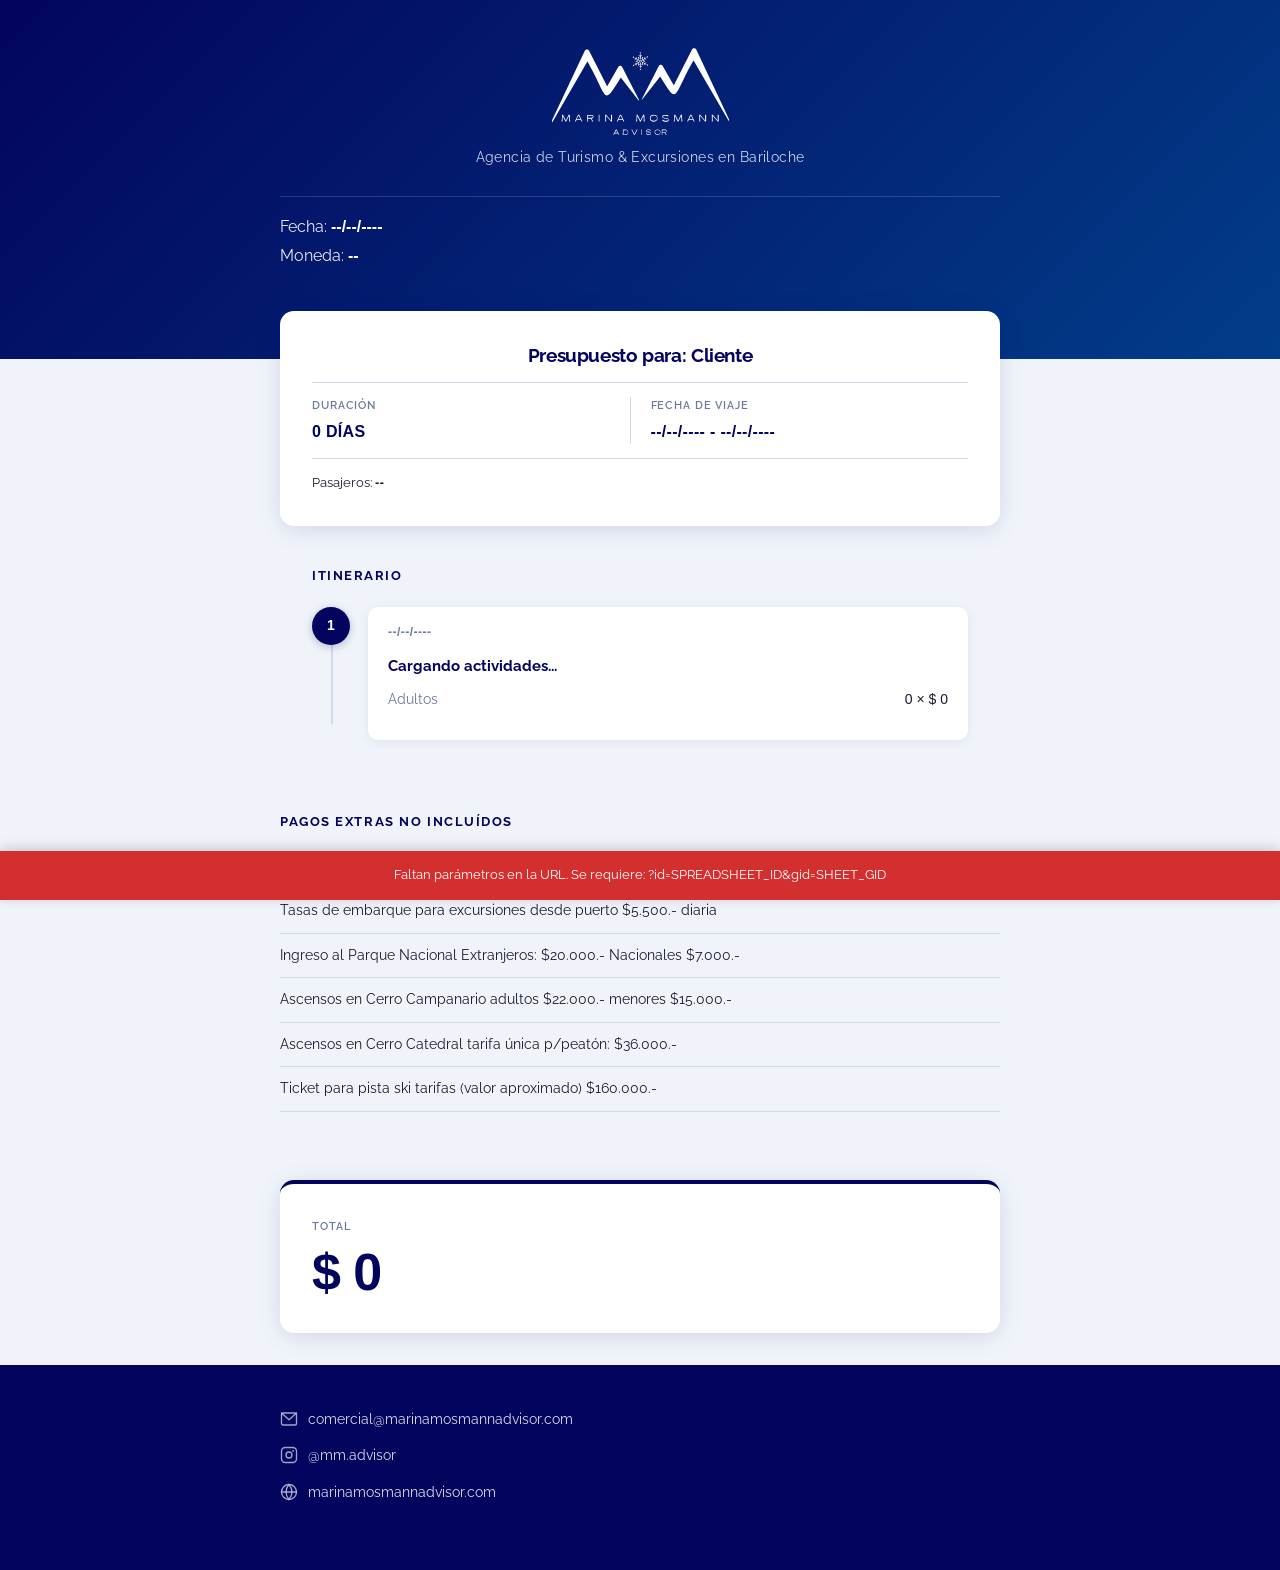
<file: index.html>
<!DOCTYPE html>
<html lang="es">
<head>
  <meta charset="UTF-8">
  <meta name="viewport" content="width=device-width, initial-scale=1.0">
  <title>Presupuesto de Viaje — Marina Mosmann Advisor</title>
  <meta name="description" content="Presupuesto de viaje personalizado — Marina Mosmann Advisor, Agencia de Turismo & Excursiones en Bariloche">
  <!-- Open Graph / WhatsApp -->
  <meta property="og:type" content="website">
  <meta property="og:title" content="Presupuesto de Viaje — Marina Mosmann Advisor">
  <meta property="og:description" content="Tu presupuesto personalizado de excursiones en Bariloche">
  <meta property="og:image" content="https://mrozanski.github.io/mm-advisor-presupuestos/og-image.png">
  <meta property="og:image:width" content="1200">
  <meta property="og:image:height" content="630">
  <meta property="og:url" content="https://mrozanski.github.io/mm-advisor-presupuestos/">
  <meta property="og:site_name" content="Marina Mosmann Advisor">
  <meta property="og:locale" content="es_AR">
  <link rel="preconnect" href="https://fonts.googleapis.com">
  <link rel="preconnect" href="https://fonts.gstatic.com" crossorigin>
  <link href="https://fonts.googleapis.com/css2?family=Raleway:wght@400;600;700&display=swap" rel="stylesheet">
  <link rel="stylesheet" href="styles.css">
  <link rel="icon" href="favicon.ico" type="image/x-icon">
  <link rel="apple-touch-icon" href="apple-touch-icon.png">
</head>
<body>

  <!-- ══ 1. HEADER / HERO ══════════════════════════════════ -->
  <header>
    <div class="hero-inner">

      <!-- Logo inline SVG -->
      <svg class="hero-logo" xmlns="http://www.w3.org/2000/svg" viewBox="0 0 225 110" aria-label="Marina Mosmann Advisor" role="img">
        <defs><style>.st0{fill:#fff;}</style></defs>
        <g>
          <path class="st0" d="M113.1,14h0c.2,0,.3-.2.3-.3v-5.7c-.1-.2-.3-.3-.5-.3-.2,0-.3.2-.3.3v5.7c.1.2.3.3.5.3Z"/>
          <path class="st0" d="M111.5,16.5c0-.9.7-1.6,1.6-1.7s1.6.7,1.6,1.6-.7,1.6-1.6,1.7-1.6-.7-1.6-1.6ZM112.2,16.5c0,.5.4.9.9.9s.9-.4.9-1-.4-.9-.9-.9-.9.4-.9,1Z"/>
          <path class="st0" d="M115.8,21.7l-2.6-2-2.6,2.1c-.1,0-.3,0-.4,0-.1,0-.2-.2-.2-.3l.4-3.3-3.1-1.3c-.1,0-.2-.2-.2-.3,0-.1,0-.3.2-.3l3-1.3-.4-3.4c0-.1,0-.3.2-.3.1,0,.3,0,.4,0l2.6,2,2.6-2.1c.1,0,.3,0,.4,0,.1,0,.2.2.2.3l-.4,3.3,3.1,1.3c.1,0,.2.2.2.3,0,.1,0,.3-.2.3l-3,1.3.4,3.4c0,.1,0,.3-.2.3,0,0-.1,0-.2,0s-.1,0-.2,0ZM115.3,15.4c-.1,0-.2-.2-.2-.4l.3-2.8-2.2,1.7c-.1,0-.3,0-.4,0l-2.2-1.7.4,2.8c0,.2,0,.3-.2.4l-2.5,1.1,2.6,1.1c.1,0,.2.2.2.4l-.3,2.8,2.2-1.7c.1,0,.3,0,.4,0l2.2,1.7-.4-2.8c0-.2,0-.3.2-.4l2.5-1.1-2.6-1.1Z"/>
          <path class="st0" d="M113,10.8c0,0,.1,0,.2,0l1.5-1.2c.1-.1.2-.3,0-.5-.1-.2-.3-.2-.5,0l-1.3,1-1.4-1c-.2-.1-.4,0-.5,0-.1.2,0,.4,0,.5l1.6,1.2c0,0,.1,0,.2,0Z"/>
          <path class="st0" d="M115.5,15.3c0,0,.1,0,.2,0l4.8-2.9c.2,0,.2-.3.1-.5,0-.2-.3-.2-.5-.1l-4.8,2.9c-.2,0-.2.3-.1.5,0,.1.2.2.3.2Z"/>
          <path class="st0" d="M119.9,14.5c.1,0,.2,0,.3-.2,0-.2,0-.4-.2-.4l-1.5-.7.2-1.7c0-.2-.1-.4-.3-.4-.2,0-.3.1-.4.3l-.2,2c0,.1,0,.3.2.3l1.7.8s0,0,.1,0Z"/>
          <path class="st0" d="M120.4,20.9c.1,0,.2,0,.3-.2,0-.2,0-.4-.1-.5l-4.9-2.7c-.2,0-.4,0-.5.1,0,.2,0,.4.1.5l4.9,2.7c0,0,.1,0,.2,0Z"/>
          <path class="st0" d="M118.5,21.7s0,0,0,0c.2,0,.3-.2.3-.4l-.2-1.7,1.6-.7c.2,0,.2-.3.2-.5,0-.2-.3-.2-.4-.2l-1.8.8c-.1,0-.2.2-.2.3l.2,1.9c0,.2.2.3.3.3Z"/>
          <path class="st0" d="M113.3,25.3h0c.2,0,.3-.2.3-.3v-5.7c-.1-.2-.3-.3-.5-.3h0c-.2,0-.3.2-.3.3v5.7c.1.2.3.3.5.3Z"/>
          <path class="st0" d="M114.8,24c.1,0,.2,0,.3-.1.1-.2,0-.4,0-.5l-1.6-1.2c-.1,0-.3,0-.4,0l-1.5,1.2c-.1.1-.2.3,0,.5.1.2.3.2.5,0l1.3-1,1.4,1c0,0,.1,0,.2,0Z"/>
          <path class="st0" d="M106,21.2c0,0,.1,0,.2,0l4.8-2.9c.2,0,.2-.3.1-.5,0-.2-.3-.2-.5-.1l-4.8,2.9c-.2,0-.2.3-.1.5,0,.1.2.2.3.2Z"/>
          <path class="st0" d="M107.9,21.9c.2,0,.3-.1.3-.3l.2-2c0-.1,0-.3-.2-.3l-1.7-.8c-.2,0-.4,0-.4.2,0,.2,0,.4.2.4l1.5.7-.2,1.7c0,.2.1.4.3.4,0,0,0,0,0,0Z"/>
          <path class="st0" d="M110.7,15.5c.1,0,.2,0,.3-.2,0-.2,0-.4-.1-.5l-4.9-2.7c-.2,0-.4,0-.5.1,0,.2,0,.4.1.5l4.9,2.7c0,0,.1,0,.2,0Z"/>
          <g>
            <path class="st0" d="M112.9,5.4c.4,0,.8.4.8.8s-.3.8-.8.8-.8-.4-.8-.8.3-.8.8-.8Z"/>
            <path class="st0" d="M121.3,10.5c.4-.2.9-.1,1.1.3.1.2.1.4,0,.6,0,.2-.2.4-.4.5-.1,0-.3.1-.4.1s-.1,0-.2,0c-.2,0-.4-.2-.5-.4-.2-.4-.1-.9.3-1.1Z"/>
            <path class="st0" d="M121.7,20.6c.2,0,.4,0,.6,0,.4.2.5.7.3,1.1-.1.2-.3.3-.5.4,0,0-.1,0-.2,0-.1,0-.3,0-.4-.1-.2-.1-.3-.3-.4-.5,0-.2,0-.4,0-.6.1-.2.3-.3.5-.4Z"/>
            <path class="st0" d="M113.3,25.9c.4,0,.8.4.8.8s-.3.8-.8.8-.8-.4-.8-.8.3-.8.8-.8Z"/>
            <path class="st0" d="M104.1,21.1c.2-.1.4-.1.6,0,.2,0,.4.2.5.4.2.4.1.9-.3,1.1-.1,0-.3.1-.4.1s-.1,0-.2,0c-.2,0-.4-.2-.5-.4-.1-.2-.1-.4,0-.6,0-.2.2-.4.4-.5Z"/>
            <path class="st0" d="M104.5,12.3c0,0-.1,0-.2,0-.1,0-.3,0-.4-.1-.4-.2-.5-.7-.3-1.1.2-.4.7-.5,1.1-.3.4.2.5.7.3,1.1-.1.2-.3.3-.5.4Z"/>
          </g>
          <path class="st0" d="M106.2,14.7s0,0,.1,0l1.8-.8c.1,0,.2-.2.2-.3l-.2-1.9c0-.2-.2-.3-.4-.3-.2,0-.3.2-.3.4l.2,1.7-1.6.7c-.2,0-.2.3-.2.5,0,.1.2.2.3.2Z"/>
        </g>
        <g>
          <path class="st0" d="M223.6,91.7L179.5,15.5c-.1-.2-1.9,3.2-2,3.4-23.9,42.8-17.4,53.2-39.6,17.1-.1-.2-.3-.2-.4,0l-22.1,28.2c-.2.3-.7,0-.5-.4l21.1-41.3c1.1-2.1,3.7-2.2,4.9-.1l13.6,23.8c.1.2.4.2.5,0L177.4,2.1c1.2-2.3,4.1-2.4,5.4-.1l41.1,87.4"/>
          <path class="st0" d="M2.7,93L46.7,16.8c.1-.2,1.9,3.2,2,3.4,23.9,42.8,17.4,53.2,39.6,17.1.1-.2.3-.2.4,0l22.1,28.2c.2.3.7,0,.5-.4l-21.1-41.3c-1.1-2.1-3.7-2.2-4.9-.1l-13.6,23.8c-.1.2-.4.2-.5,0L48.9,3.5c-1.2-2.3-4.1-2.4-5.4-.1L2.4,90.7"/>
        </g>
        <g>
          <path class="st0" d="M86.5,108.5h-.8l-.8-1.7h-4.1l-.7,1.7h-1l1.7-3.4,1.5-3.2h.5s.5,0,.5,0l1.6,3.4,1.6,3.2ZM84.3,105.6l-1.5-2.9-1.4,2.8-.2.5h3.3l-.2-.4Z"/>
          <path class="st0" d="M91.1,106v-4c-.1,0,.7,0,.7,0h2.4c1.1,0,2,.2,2.6.8.6.6,1,1.4,1,2.4s-.3,1.9-1,2.5c-.7.6-1.6.9-2.8.8h-2.2s-.9,0-.9,0v-2.5ZM91.9,102.8v3.2c0,0,0,1.7,0,1.7h2.3c1,0,1.7-.2,2.3-.6.5-.4.8-1.1.8-1.9s-.3-1.3-.8-1.7c-.5-.4-1.2-.6-2.2-.6h-2.4Z"/>
          <path class="st0" d="M103.7,105.6l-2-3.6h.9l1.7,3.3,1.4,2.3,1.2-2.4,1.5-3.2h1l-1.9,3.5-1.5,3h-.4s-.5,0-.5,0l-1.5-3Z"/>
          <path class="st0" d="M114.3,108.5h-.4s.1-2.5.1-2.5v-4c-.1,0,.3,0,.3,0h.4s-.1,4-.1,4v2.5c.1,0-.3,0-.3,0Z"/>
          <path class="st0" d="M123.5,108.7c-.7,0-1.3,0-1.9-.3-.6-.2-1.2-.5-1.7-.8l.4-.9c.5.4,1,.6,1.6.8.6.2,1.1.3,1.7.3s1.2-.1,1.6-.3c.4-.2.6-.5.6-.9s0-.4-.2-.6c-.2-.1-.4-.3-.8-.3-.1,0-.3,0-.5,0-.2,0-.5,0-1-.1-.6,0-1-.1-1.3-.2-.3,0-.5-.1-.7-.2-.4-.1-.7-.3-.9-.6-.2-.2-.3-.5-.3-.9,0-.6.3-1.1.8-1.4.5-.3,1.3-.5,2.2-.5s1,0,1.5.1,1,.3,1.4.5l-.4.9c-.5-.2-.9-.4-1.4-.5-.5-.1-1-.2-1.4-.2s-1.1,0-1.5.3c-.4.2-.6.5-.6.8s0,.4.2.5c.2.1.4.2.7.3.1,0,.3,0,.5,0s.5,0,.9,0c.6,0,1.1.1,1.3.2.3,0,.5.1.8.2.4.1.7.3.9.6.2.3.3.6.3,1,0,.6-.3,1.1-.8,1.5-.5.4-1.2.6-2.1.6Z"/>
          <path class="st0" d="M134.5,108.7c-1.1,0-2-.3-2.7-.9s-1.1-1.5-1.1-2.5.3-1.9,1-2.5c.7-.6,1.6-.9,2.7-.9s2,.3,2.7.9c.7.6,1,1.5,1,2.5s-.4,1.9-1.1,2.5c-.7.6-1.6.9-2.7.9ZM134.5,102.6c-.9,0-1.7.2-2.3.7-.6.5-.9,1.1-.9,1.8s.3,1.5.9,2c.6.5,1.3.7,2.3.7s1.7-.2,2.3-.7c.6-.5.9-1.2.9-2s-.3-1.3-.9-1.8c-.6-.5-1.3-.7-2.3-.7Z"/>
          <path class="st0" d="M145.8,108.5h-1s-1.2-2.2-1.2-2.2l-.4-.6h-2.8v2.8c.1,0-.3,0-.3,0h-.4s.1-2.5.1-2.5v-4c-.1,0,.7,0,.7,0h2.9c.9,0,1.5.1,1.9.4.4.3.6.8.6,1.4s-.2,1-.5,1.3c-.3.3-.8.5-1.4.6l.2.3,1.6,2.5ZM145.3,103.8c0-.4-.1-.7-.4-.8s-.9-.2-1.7-.2h-2.6v2.1c0,0,2.6,0,2.6,0,.8,0,1.4,0,1.7-.2.3-.2.5-.4.5-.8Z"/>
        </g>
        <g>
          <path class="st0" d="M15.1,91.9h-.6s.4-3.2.4-3.2l.2-5.2h1.2s0,0,0,0l3.6,7.2h0l3.4-7.2h1.4l.2,5.2.4,3.2h-.6s-.7,0-.7,0v-3.2c0,0-.4-3.8-.4-3.8l-3.3,7h-.5s-.5,0-.5,0l-3.3-6.8-.3,3.6v3.2c0,0-.8,0-.8,0Z"/>
          <path class="st0" d="M40.5,91.9h-1.1l-1-2.2h-5.2l-.9,2.2h-1.2l2.1-4.3,1.9-4.1h.7s.6,0,.6,0l2.1,4.4,2,4ZM37.7,88.1l-2-3.7-1.8,3.6-.3.6h4.2l-.2-.5Z"/>
          <path class="st0" d="M54.2,91.9h-1.3s-1.5-2.8-1.5-2.8l-.5-.7h-3.6v3.6c.1,0-.4,0-.4,0h-.6s.1-3.2.1-3.2v-5.2c-.1,0,.9,0,.9,0h3.7c1.1,0,1.9.2,2.5.6.5.4.8,1,.8,1.8s-.2,1.2-.6,1.6c-.4.4-1,.7-1.8.8l.2.3,2.1,3.3ZM53.6,85.9c0-.5-.2-.8-.6-1-.4-.2-1.1-.3-2.2-.3h-3.4v2.7c0,0,3.4,0,3.4,0,1.1,0,1.8-.1,2.2-.3.4-.2.6-.6.6-1.1Z"/>
          <path class="st0" d="M61.4,91.9h-.6s.1-3.2.1-3.2v-5.2c-.1,0,.4,0,.4,0h.6s-.1,5.1-.1,5.1v3.2c.1,0-.4,0-.4,0Z"/>
          <path class="st0" d="M69.6,91.9h-.6s.1-3.2.1-3.2l-.2-5.2h1.2l6.3,7.1v-1.9s-.1-5.2-.1-5.2h.7s.6,0,.6,0v5.2c-.1,0,0,3.2,0,3.2h-1.2l-6.3-7.2v3.9c0,0,0,3.2,0,3.2h-.7Z"/>
          <path class="st0" d="M92.9,91.9h-1.1l-1-2.2h-5.2l-.9,2.2h-1.2l2.1-4.3,1.9-4.1h.7s.6,0,.6,0l2.1,4.4,2,4ZM90.1,88.1l-2-3.7-1.8,3.6-.3.6h4.2l-.2-.5Z"/>
          <path class="st0" d="M108.3,91.9h-.6s.4-3.2.4-3.2l.2-5.2h1.2s0,0,0,0l3.6,7.2h0l3.4-7.2h1.4l.2,5.2.4,3.2h-.6s-.7,0-.7,0v-3.2c0,0-.4-3.8-.4-3.8l-3.3,7h-.5s-.5,0-.5,0l-3.3-6.8-.3,3.6v3.2c0,0-.8,0-.8,0Z"/>
          <path class="st0" d="M129.7,92.1c-1.4,0-2.6-.4-3.5-1.2s-1.4-1.9-1.4-3.2.4-2.4,1.3-3.2c.9-.8,2.1-1.2,3.5-1.2s2.6.4,3.5,1.2c.9.8,1.3,1.9,1.3,3.2s-.5,2.4-1.4,3.2-2.1,1.2-3.5,1.2ZM129.7,84.3c-1.2,0-2.2.3-2.9.9-.8.6-1.1,1.4-1.1,2.3s.4,2,1.1,2.6c.7.6,1.7.9,3,.9s2.2-.3,2.9-.9c.7-.6,1.1-1.5,1.1-2.6s-.4-1.7-1.1-2.3c-.8-.6-1.7-.9-2.9-.9Z"/>
          <path class="st0" d="M144.8,92.1c-.8,0-1.6-.1-2.4-.3-.8-.2-1.5-.6-2.2-1.1l.5-1.2c.6.5,1.3.8,2,1.1.7.3,1.5.4,2.2.4s1.5-.1,2.1-.4c.5-.3.8-.7.8-1.1s-.1-.5-.3-.7-.5-.3-1-.4c-.2,0-.4,0-.7-.1-.3,0-.7,0-1.2-.1-.8,0-1.3-.1-1.7-.2s-.7-.1-.9-.2c-.5-.2-.9-.4-1.2-.7s-.4-.7-.4-1.1c0-.8.3-1.4,1-1.8s1.6-.6,2.9-.6,1.3,0,1.9.2c.6.1,1.2.3,1.8.6l-.5,1.1c-.6-.3-1.2-.5-1.8-.6s-1.2-.2-1.8-.2-1.5.1-1.9.4c-.5.3-.7.6-.7,1s0,.5.3.7.5.3.9.4c.2,0,.4,0,.6.1s.6,0,1.1.1c.8,0,1.4.1,1.7.2.4,0,.7.1,1,.2.5.2.9.4,1.2.8.3.3.4.7.4,1.2,0,.8-.3,1.5-1,1.9-.7.5-1.6.7-2.7.7Z"/>
          <path class="st0" d="M155.4,91.9h-.6s.4-3.2.4-3.2l.2-5.2h1.2s0,0,0,0l3.6,7.2h0l3.4-7.2h1.4l.2,5.2.4,3.2h-.6s-.7,0-.7,0v-3.2c0,0-.4-3.8-.4-3.8l-3.3,7h-.5s-.5,0-.5,0l-3.3-6.8-.3,3.6v3.2c0,0-.8,0-.8,0Z"/>
          <path class="st0" d="M180.8,91.9h-1.1l-1-2.2h-5.2l-.9,2.2h-1.2l2.1-4.3,1.9-4.1h.7s.6,0,.6,0l2.1,4.4,2,4ZM178.1,88.1l-2-3.7-1.8,3.6-.3.6h4.2l-.2-.5Z"/>
          <path class="st0" d="M187.2,91.9h-.6s.1-3.2.1-3.2l-.2-5.2h1.2l6.3,7.1v-1.9s-.1-5.2-.1-5.2h.7s.6,0,.6,0v5.2c-.1,0,0,3.2,0,3.2h-1.2l-6.3-7.2v3.9c0,0,0,3.2,0,3.2h-.7Z"/>
          <path class="st0" d="M202.9,91.9h-.6s.1-3.2.1-3.2l-.2-5.2h1.2l6.3,7.1v-1.9s-.1-5.2-.1-5.2h.7s.6,0,.6,0v5.2c-.1,0,0,3.2,0,3.2h-1.2l-6.3-7.2v3.9c0,0,0,3.2,0,3.2h-.7Z"/>
        </g>
      </svg>

      <p class="hero-tagline">Agencia de Turismo &amp; Excursiones en Bariloche</p>

      <div class="hero-meta">
        <p>Fecha: <span data-field="issueDate">--/--/----</span></p>
        <p>Moneda: <span data-field="currencyLabel">--</span></p>
      </div>

    </div>
  </header>

  <main>

    <!-- ══ 2. RESUMEN ══════════════════════════════════════ -->
    <section id="resumen" aria-label="Resumen del viaje">
      <div class="resumen-card">
        <p class="resumen-title"><span data-field="budgetLabel">Presupuesto para:</span> <span data-field="clientName">Cliente</span></p>

        <div class="resumen-stats">
          <div class="resumen-stat">
            <span class="label">Duración</span>
            <span class="value" data-field="tripDays">0 Días</span>
          </div>
          <div class="resumen-stat">
            <span class="label">Fecha de viaje</span>
            <span class="value" data-field="tripDateRange">--/--/---- - --/--/----</span>
          </div>
        </div>

        <p class="resumen-passengers">
          Pasajeros:&nbsp;<strong data-field="passengers">--</strong>
        </p>
      </div>
    </section>

    <!-- ══ 3. ITINERARIO ═══════════════════════════════════ -->
    <section id="itinerario" aria-label="Itinerario día a día">
      <h2 class="section-title">Itinerario</h2>

      <div class="timeline" id="timeline">

        <!-- Default day (visible before JS runs or on error) -->
        <article class="day-entry" id="default-day">
          <div class="day-bubble" aria-hidden="true">1</div>
          <div class="day-card">
            <div class="day-card-header">
              <span class="day-date">--/--/----</span>
              <span class="day-horario" hidden></span>
            </div>
            <div class="activity">
              <p class="activity-name">Cargando actividades...</p>
              <ul class="pax-list">
                <li class="pax-row">
                  <span class="pax-label">Adultos</span>
                  <span class="pax-calc">0 × $ 0</span>
                </li>
              </ul>
            </div>
          </div>
        </article>

      </div><!-- /.timeline -->
    </section>

    <!-- ══ 4. PAGOS EXTRAS ═════════════════════════════════ -->
    <section id="pagos-extras" aria-label="Pagos extras">
      <div class="inner">
        <h2 class="section-title">Pagos Extras No incluídos</h2>
        <p class="extras-note">Valores aproximados para pago en destino</p>
        <ul class="extras-list">
          <li class="extras-item">
            <span class="extras-desc">Tasas de embarque para excursiones desde puerto $5.500.- diaria</span>
          </li>
          <li class="extras-item">
            <span class="extras-desc">Ingreso al Parque Nacional Extranjeros: $20.000.- Nacionales $7.000.-</span>
          </li>
          <li class="extras-item">
            <span class="extras-desc">Ascensos en Cerro Campanario adultos $22.000.- menores $15.000.-</span>
          </li>
          <li class="extras-item">
            <span class="extras-desc">Ascensos en Cerro Catedral tarifa única p/peatón: $36.000.-</span>
          </li>
          <li class="extras-item">
            <span class="extras-desc">Ticket para pista ski tarifas (valor aproximado) $160.000.-</span>
          </li>
        </ul>
      </div>
    </section>

    <!-- ══ 5. TOTAL FINAL ══════════════════════════════════ -->
    <section id="total-final" aria-label="Total final">
      <div class="total-final-card">
        <span class="label">Total</span>
        <p class="total-final-amount" data-field="grandTotalBottom">$ 0</p>
      </div>
    </section>

  </main>

  <!-- ══ 6. FOOTER ═════════════════════════════════════════ -->
  <footer>
    <div class="footer-inner">

      <div class="footer-contact">
        <div class="footer-contact-item">
          <svg class="footer-icon" viewBox="0 0 24 24" fill="none" stroke="currentColor" stroke-width="1.8" stroke-linecap="round" stroke-linejoin="round" aria-hidden="true"><rect x="2" y="4" width="20" height="16" rx="2"/><polyline points="2,4 12,13 22,4"/></svg>
          <a href="mailto:comercial@marinamosmannadvisor.com">comercial@marinamosmannadvisor.com</a>
        </div>
        <div class="footer-contact-item">
          <svg class="footer-icon" viewBox="0 0 24 24" fill="none" stroke="currentColor" stroke-width="1.8" stroke-linecap="round" stroke-linejoin="round" aria-hidden="true">
            <rect width="20" height="20" x="2" y="2" rx="5" ry="5"/>
            <circle cx="12" cy="12" r="4"/>
            <circle cx="17.5" cy="6.5" r="1.25" fill="currentColor" stroke="none"/>
          </svg>
          <a href="https://www.instagram.com/mm.advisor" target="_blank" rel="noopener noreferrer">@mm.advisor</a>
        </div>
        <div class="footer-contact-item">
          <svg class="footer-icon" viewBox="0 0 24 24" fill="none" stroke="currentColor" stroke-width="1.8" stroke-linecap="round" stroke-linejoin="round" aria-hidden="true"><circle cx="12" cy="12" r="10"/><line x1="2" y1="12" x2="22" y2="12"/><path d="M12 2a15.3 15.3 0 014 10 15.3 15.3 0 01-4 10 15.3 15.3 0 01-4-10 15.3 15.3 0 014-10z"/></svg>
          <a href="https://marinamosmannadvisor.com" target="_blank" rel="noopener">marinamosmannadvisor.com</a>
        </div>
      </div>

    </div>
  </footer>

  <!-- ══ TEMPLATES (invisible, cloned by JS) ═══════════════ -->

  <template id="tpl-day">
    <article class="day-entry">
      <div class="day-bubble" aria-hidden="true" data-field="dayNumber"></div>
      <div class="day-card">
        <div class="day-card-header">
          <span class="day-date" data-field="dayDate"></span>
          <span class="day-horario" data-field="dayHorario" hidden></span>
        </div>
        <!-- activities are appended here by JS -->
      </div>
    </article>
  </template>

  <template id="tpl-activity">
    <div class="activity">
      <div class="activity-horario-row" data-field="activityHorarioRow" hidden>
        <span></span>
        <span class="activity-horario" data-field="activityHorario"></span>
      </div>
      <p class="activity-name" data-field="excursionName"></p>
      <ul class="pax-list">
        <!-- pax rows are appended here by JS -->
      </ul>
      <div class="activity-subtotal">
        <span class="subtotal-label">Subtotal</span>
        <span class="subtotal-amount" data-field="activitySubtotal"></span>
      </div>
    </div>
  </template>

  <!-- <template id="tpl-day-total">
    <div class="day-total-row">
      <span class="day-total-label" data-field="dayTotalLabel"></span>
      <span class="day-total-amount" data-field="dayTotalAmount"></span>
    </div>
  </template> -->

  <template id="tpl-pax-row">
    <li class="pax-row">
      <span class="pax-label" data-field="paxLabel"></span>
      <span class="pax-calc" data-field="paxCalc"></span>
    </li>
  </template>

  <!-- ══ Error banner (hidden by default) ══════════════════ -->
  <div id="error-banner" class="error-banner" hidden>
    <p id="error-message"></p>
  </div>

  <script src="app.js"></script>
</body>
</html>
</file>
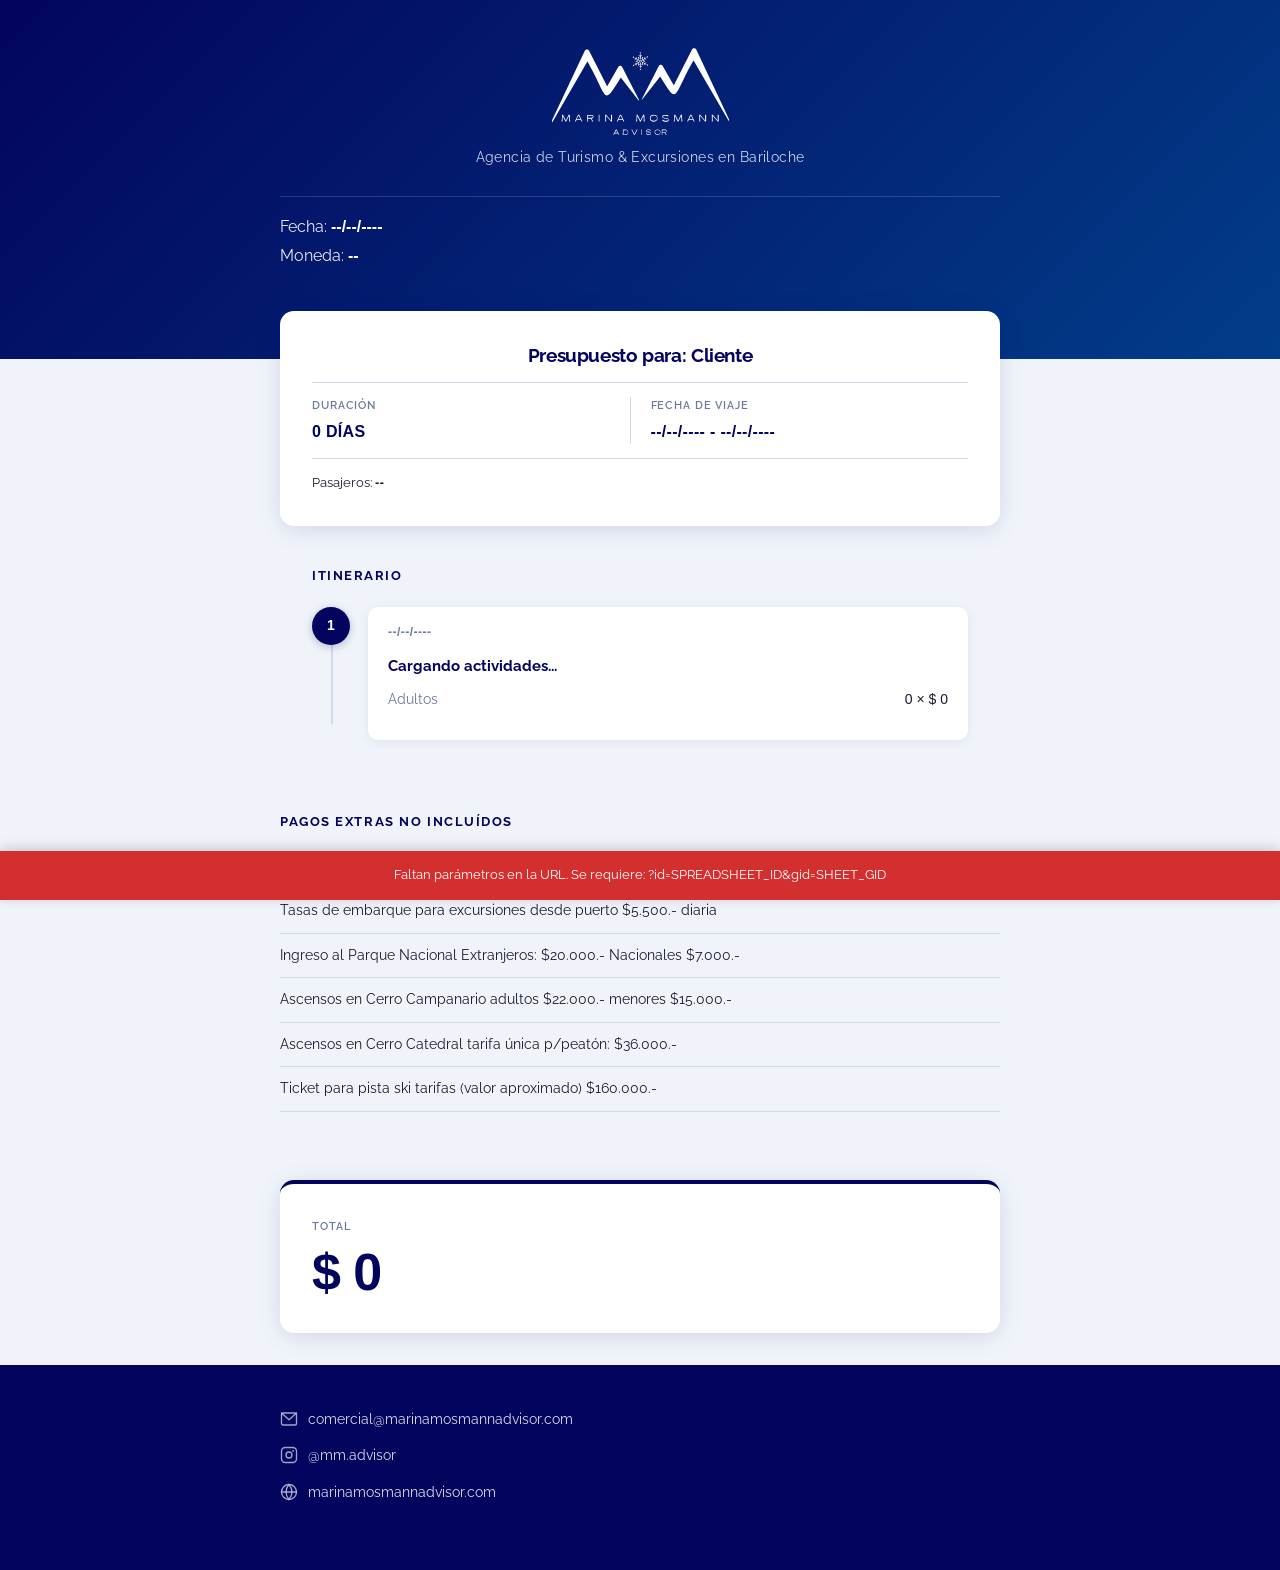
<file: dev/index.html>
<!DOCTYPE html>
<html lang="es">
<head>
  <meta charset="UTF-8">
  <meta name="viewport" content="width=device-width, initial-scale=1.0">
  <title>Presupuesto de Viaje — Marina Mosmann Advisor</title>
  <meta name="description" content="Presupuesto de viaje personalizado — Marina Mosmann Advisor, Agencia de Turismo & Excursiones en Bariloche">
  <!-- Open Graph / WhatsApp -->
  <meta property="og:type" content="website">
  <meta property="og:title" content="Presupuesto de Viaje — Marina Mosmann Advisor">
  <meta property="og:description" content="Tu presupuesto personalizado de excursiones en Bariloche">
  <meta property="og:image" content="https://mrozanski.github.io/mm-advisor-presupuestos/og-image.png">
  <meta property="og:image:width" content="1200">
  <meta property="og:image:height" content="630">
  <meta property="og:url" content="https://mrozanski.github.io/mm-advisor-presupuestos/dev/">
  <meta property="og:site_name" content="Marina Mosmann Advisor">
  <meta property="og:locale" content="es_AR">
  <link rel="preconnect" href="https://fonts.googleapis.com">
  <link rel="preconnect" href="https://fonts.gstatic.com" crossorigin>
  <link href="https://fonts.googleapis.com/css2?family=Raleway:wght@400;600;700&display=swap" rel="stylesheet">
  <link rel="stylesheet" href="styles.css">
  <link rel="icon" href="../favicon.ico" type="image/x-icon">
  <link rel="apple-touch-icon" href="../apple-touch-icon.png">
</head>
<body>

  <!-- ══ 1. HEADER / HERO ══════════════════════════════════ -->
  <header>
    <div class="hero-inner">

      <!-- Logo inline SVG -->
      <svg class="hero-logo" xmlns="http://www.w3.org/2000/svg" viewBox="0 0 225 110" aria-label="Marina Mosmann Advisor" role="img">
        <defs><style>.st0{fill:#fff;}</style></defs>
        <g>
          <path class="st0" d="M113.1,14h0c.2,0,.3-.2.3-.3v-5.7c-.1-.2-.3-.3-.5-.3-.2,0-.3.2-.3.3v5.7c.1.2.3.3.5.3Z"/>
          <path class="st0" d="M111.5,16.5c0-.9.7-1.6,1.6-1.7s1.6.7,1.6,1.6-.7,1.6-1.6,1.7-1.6-.7-1.6-1.6ZM112.2,16.5c0,.5.4.9.9.9s.9-.4.9-1-.4-.9-.9-.9-.9.4-.9,1Z"/>
          <path class="st0" d="M115.8,21.7l-2.6-2-2.6,2.1c-.1,0-.3,0-.4,0-.1,0-.2-.2-.2-.3l.4-3.3-3.1-1.3c-.1,0-.2-.2-.2-.3,0-.1,0-.3.2-.3l3-1.3-.4-3.4c0-.1,0-.3.2-.3.1,0,.3,0,.4,0l2.6,2,2.6-2.1c.1,0,.3,0,.4,0,.1,0,.2.2.2.3l-.4,3.3,3.1,1.3c.1,0,.2.2.2.3,0,.1,0,.3-.2.3l-3,1.3.4,3.4c0,.1,0,.3-.2.3,0,0-.1,0-.2,0s-.1,0-.2,0ZM115.3,15.4c-.1,0-.2-.2-.2-.4l.3-2.8-2.2,1.7c-.1,0-.3,0-.4,0l-2.2-1.7.4,2.8c0,.2,0,.3-.2.4l-2.5,1.1,2.6,1.1c.1,0,.2.2.2.4l-.3,2.8,2.2-1.7c.1,0,.3,0,.4,0l2.2,1.7-.4-2.8c0-.2,0-.3.2-.4l2.5-1.1-2.6-1.1Z"/>
          <path class="st0" d="M113,10.8c0,0,.1,0,.2,0l1.5-1.2c.1-.1.2-.3,0-.5-.1-.2-.3-.2-.5,0l-1.3,1-1.4-1c-.2-.1-.4,0-.5,0-.1.2,0,.4,0,.5l1.6,1.2c0,0,.1,0,.2,0Z"/>
          <path class="st0" d="M115.5,15.3c0,0,.1,0,.2,0l4.8-2.9c.2,0,.2-.3.1-.5,0-.2-.3-.2-.5-.1l-4.8,2.9c-.2,0-.2.3-.1.5,0,.1.2.2.3.2Z"/>
          <path class="st0" d="M119.9,14.5c.1,0,.2,0,.3-.2,0-.2,0-.4-.2-.4l-1.5-.7.2-1.7c0-.2-.1-.4-.3-.4-.2,0-.3.1-.4.3l-.2,2c0,.1,0,.3.2.3l1.7.8s0,0,.1,0Z"/>
          <path class="st0" d="M120.4,20.9c.1,0,.2,0,.3-.2,0-.2,0-.4-.1-.5l-4.9-2.7c-.2,0-.4,0-.5.1,0,.2,0,.4.1.5l4.9,2.7c0,0,.1,0,.2,0Z"/>
          <path class="st0" d="M118.5,21.7s0,0,0,0c.2,0,.3-.2.3-.4l-.2-1.7,1.6-.7c.2,0,.2-.3.2-.5,0-.2-.3-.2-.4-.2l-1.8.8c-.1,0-.2.2-.2.3l.2,1.9c0,.2.2.3.3.3Z"/>
          <path class="st0" d="M113.3,25.3h0c.2,0,.3-.2.3-.3v-5.7c-.1-.2-.3-.3-.5-.3h0c-.2,0-.3.2-.3.3v5.7c.1.2.3.3.5.3Z"/>
          <path class="st0" d="M114.8,24c.1,0,.2,0,.3-.1.1-.2,0-.4,0-.5l-1.6-1.2c-.1,0-.3,0-.4,0l-1.5,1.2c-.1.1-.2.3,0,.5.1.2.3.2.5,0l1.3-1,1.4,1c0,0,.1,0,.2,0Z"/>
          <path class="st0" d="M106,21.2c0,0,.1,0,.2,0l4.8-2.9c.2,0,.2-.3.1-.5,0-.2-.3-.2-.5-.1l-4.8,2.9c-.2,0-.2.3-.1.5,0,.1.2.2.3.2Z"/>
          <path class="st0" d="M107.9,21.9c.2,0,.3-.1.3-.3l.2-2c0-.1,0-.3-.2-.3l-1.7-.8c-.2,0-.4,0-.4.2,0,.2,0,.4.2.4l1.5.7-.2,1.7c0,.2.1.4.3.4,0,0,0,0,0,0Z"/>
          <path class="st0" d="M110.7,15.5c.1,0,.2,0,.3-.2,0-.2,0-.4-.1-.5l-4.9-2.7c-.2,0-.4,0-.5.1,0,.2,0,.4.1.5l4.9,2.7c0,0,.1,0,.2,0Z"/>
          <g>
            <path class="st0" d="M112.9,5.4c.4,0,.8.4.8.8s-.3.8-.8.8-.8-.4-.8-.8.3-.8.8-.8Z"/>
            <path class="st0" d="M121.3,10.5c.4-.2.9-.1,1.1.3.1.2.1.4,0,.6,0,.2-.2.4-.4.5-.1,0-.3.1-.4.1s-.1,0-.2,0c-.2,0-.4-.2-.5-.4-.2-.4-.1-.9.3-1.1Z"/>
            <path class="st0" d="M121.7,20.6c.2,0,.4,0,.6,0,.4.2.5.7.3,1.1-.1.2-.3.3-.5.4,0,0-.1,0-.2,0-.1,0-.3,0-.4-.1-.2-.1-.3-.3-.4-.5,0-.2,0-.4,0-.6.1-.2.3-.3.5-.4Z"/>
            <path class="st0" d="M113.3,25.9c.4,0,.8.4.8.8s-.3.8-.8.8-.8-.4-.8-.8.3-.8.8-.8Z"/>
            <path class="st0" d="M104.1,21.1c.2-.1.4-.1.6,0,.2,0,.4.2.5.4.2.4.1.9-.3,1.1-.1,0-.3.1-.4.1s-.1,0-.2,0c-.2,0-.4-.2-.5-.4-.1-.2-.1-.4,0-.6,0-.2.2-.4.4-.5Z"/>
            <path class="st0" d="M104.5,12.3c0,0-.1,0-.2,0-.1,0-.3,0-.4-.1-.4-.2-.5-.7-.3-1.1.2-.4.7-.5,1.1-.3.4.2.5.7.3,1.1-.1.2-.3.3-.5.4Z"/>
          </g>
          <path class="st0" d="M106.2,14.7s0,0,.1,0l1.8-.8c.1,0,.2-.2.2-.3l-.2-1.9c0-.2-.2-.3-.4-.3-.2,0-.3.2-.3.4l.2,1.7-1.6.7c-.2,0-.2.3-.2.5,0,.1.2.2.3.2Z"/>
        </g>
        <g>
          <path class="st0" d="M223.6,91.7L179.5,15.5c-.1-.2-1.9,3.2-2,3.4-23.9,42.8-17.4,53.2-39.6,17.1-.1-.2-.3-.2-.4,0l-22.1,28.2c-.2.3-.7,0-.5-.4l21.1-41.3c1.1-2.1,3.7-2.2,4.9-.1l13.6,23.8c.1.2.4.2.5,0L177.4,2.1c1.2-2.3,4.1-2.4,5.4-.1l41.1,87.4"/>
          <path class="st0" d="M2.7,93L46.7,16.8c.1-.2,1.9,3.2,2,3.4,23.9,42.8,17.4,53.2,39.6,17.1.1-.2.3-.2.4,0l22.1,28.2c.2.3.7,0,.5-.4l-21.1-41.3c-1.1-2.1-3.7-2.2-4.9-.1l-13.6,23.8c-.1.2-.4.2-.5,0L48.9,3.5c-1.2-2.3-4.1-2.4-5.4-.1L2.4,90.7"/>
        </g>
        <g>
          <path class="st0" d="M86.5,108.5h-.8l-.8-1.7h-4.1l-.7,1.7h-1l1.7-3.4,1.5-3.2h.5s.5,0,.5,0l1.6,3.4,1.6,3.2ZM84.3,105.6l-1.5-2.9-1.4,2.8-.2.5h3.3l-.2-.4Z"/>
          <path class="st0" d="M91.1,106v-4c-.1,0,.7,0,.7,0h2.4c1.1,0,2,.2,2.6.8.6.6,1,1.4,1,2.4s-.3,1.9-1,2.5c-.7.6-1.6.9-2.8.8h-2.2s-.9,0-.9,0v-2.5ZM91.9,102.8v3.2c0,0,0,1.7,0,1.7h2.3c1,0,1.7-.2,2.3-.6.5-.4.8-1.1.8-1.9s-.3-1.3-.8-1.7c-.5-.4-1.2-.6-2.2-.6h-2.4Z"/>
          <path class="st0" d="M103.7,105.6l-2-3.6h.9l1.7,3.3,1.4,2.3,1.2-2.4,1.5-3.2h1l-1.9,3.5-1.5,3h-.4s-.5,0-.5,0l-1.5-3Z"/>
          <path class="st0" d="M114.3,108.5h-.4s.1-2.5.1-2.5v-4c-.1,0,.3,0,.3,0h.4s-.1,4-.1,4v2.5c.1,0-.3,0-.3,0Z"/>
          <path class="st0" d="M123.5,108.7c-.7,0-1.3,0-1.9-.3-.6-.2-1.2-.5-1.7-.8l.4-.9c.5.4,1,.6,1.6.8.6.2,1.1.3,1.7.3s1.2-.1,1.6-.3c.4-.2.6-.5.6-.9s0-.4-.2-.6c-.2-.1-.4-.3-.8-.3-.1,0-.3,0-.5,0-.2,0-.5,0-1-.1-.6,0-1-.1-1.3-.2-.3,0-.5-.1-.7-.2-.4-.1-.7-.3-.9-.6-.2-.2-.3-.5-.3-.9,0-.6.3-1.1.8-1.4.5-.3,1.3-.5,2.2-.5s1,0,1.5.1,1,.3,1.4.5l-.4.9c-.5-.2-.9-.4-1.4-.5-.5-.1-1-.2-1.4-.2s-1.1,0-1.5.3c-.4.2-.6.5-.6.8s0,.4.2.5c.2.1.4.2.7.3.1,0,.3,0,.5,0s.5,0,.9,0c.6,0,1.1.1,1.3.2.3,0,.5.1.8.2.4.1.7.3.9.6.2.3.3.6.3,1,0,.6-.3,1.1-.8,1.5-.5.4-1.2.6-2.1.6Z"/>
          <path class="st0" d="M134.5,108.7c-1.1,0-2-.3-2.7-.9s-1.1-1.5-1.1-2.5.3-1.9,1-2.5c.7-.6,1.6-.9,2.7-.9s2,.3,2.7.9c.7.6,1,1.5,1,2.5s-.4,1.9-1.1,2.5c-.7.6-1.6.9-2.7.9ZM134.5,102.6c-.9,0-1.7.2-2.3.7-.6.5-.9,1.1-.9,1.8s.3,1.5.9,2c.6.5,1.3.7,2.3.7s1.7-.2,2.3-.7c.6-.5.9-1.2.9-2s-.3-1.3-.9-1.8c-.6-.5-1.3-.7-2.3-.7Z"/>
          <path class="st0" d="M145.8,108.5h-1s-1.2-2.2-1.2-2.2l-.4-.6h-2.8v2.8c.1,0-.3,0-.3,0h-.4s.1-2.5.1-2.5v-4c-.1,0,.7,0,.7,0h2.9c.9,0,1.5.1,1.9.4.4.3.6.8.6,1.4s-.2,1-.5,1.3c-.3.3-.8.5-1.4.6l.2.3,1.6,2.5ZM145.3,103.8c0-.4-.1-.7-.4-.8s-.9-.2-1.7-.2h-2.6v2.1c0,0,2.6,0,2.6,0,.8,0,1.4,0,1.7-.2.3-.2.5-.4.5-.8Z"/>
        </g>
        <g>
          <path class="st0" d="M15.1,91.9h-.6s.4-3.2.4-3.2l.2-5.2h1.2s0,0,0,0l3.6,7.2h0l3.4-7.2h1.4l.2,5.2.4,3.2h-.6s-.7,0-.7,0v-3.2c0,0-.4-3.8-.4-3.8l-3.3,7h-.5s-.5,0-.5,0l-3.3-6.8-.3,3.6v3.2c0,0-.8,0-.8,0Z"/>
          <path class="st0" d="M40.5,91.9h-1.1l-1-2.2h-5.2l-.9,2.2h-1.2l2.1-4.3,1.9-4.1h.7s.6,0,.6,0l2.1,4.4,2,4ZM37.7,88.1l-2-3.7-1.8,3.6-.3.6h4.2l-.2-.5Z"/>
          <path class="st0" d="M54.2,91.9h-1.3s-1.5-2.8-1.5-2.8l-.5-.7h-3.6v3.6c.1,0-.4,0-.4,0h-.6s.1-3.2.1-3.2v-5.2c-.1,0,.9,0,.9,0h3.7c1.1,0,1.9.2,2.5.6.5.4.8,1,.8,1.8s-.2,1.2-.6,1.6c-.4.4-1,.7-1.8.8l.2.3,2.1,3.3ZM53.6,85.9c0-.5-.2-.8-.6-1-.4-.2-1.1-.3-2.2-.3h-3.4v2.7c0,0,3.4,0,3.4,0,1.1,0,1.8-.1,2.2-.3.4-.2.6-.6.6-1.1Z"/>
          <path class="st0" d="M61.4,91.9h-.6s.1-3.2.1-3.2v-5.2c-.1,0,.4,0,.4,0h.6s-.1,5.1-.1,5.1v3.2c.1,0-.4,0-.4,0Z"/>
          <path class="st0" d="M69.6,91.9h-.6s.1-3.2.1-3.2l-.2-5.2h1.2l6.3,7.1v-1.9s-.1-5.2-.1-5.2h.7s.6,0,.6,0v5.2c-.1,0,0,3.2,0,3.2h-1.2l-6.3-7.2v3.9c0,0,0,3.2,0,3.2h-.7Z"/>
          <path class="st0" d="M92.9,91.9h-1.1l-1-2.2h-5.2l-.9,2.2h-1.2l2.1-4.3,1.9-4.1h.7s.6,0,.6,0l2.1,4.4,2,4ZM90.1,88.1l-2-3.7-1.8,3.6-.3.6h4.2l-.2-.5Z"/>
          <path class="st0" d="M108.3,91.9h-.6s.4-3.2.4-3.2l.2-5.2h1.2s0,0,0,0l3.6,7.2h0l3.4-7.2h1.4l.2,5.2.4,3.2h-.6s-.7,0-.7,0v-3.2c0,0-.4-3.8-.4-3.8l-3.3,7h-.5s-.5,0-.5,0l-3.3-6.8-.3,3.6v3.2c0,0-.8,0-.8,0Z"/>
          <path class="st0" d="M129.7,92.1c-1.4,0-2.6-.4-3.5-1.2s-1.4-1.9-1.4-3.2.4-2.4,1.3-3.2c.9-.8,2.1-1.2,3.5-1.2s2.6.4,3.5,1.2c.9.8,1.3,1.9,1.3,3.2s-.5,2.4-1.4,3.2-2.1,1.2-3.5,1.2ZM129.7,84.3c-1.2,0-2.2.3-2.9.9-.8.6-1.1,1.4-1.1,2.3s.4,2,1.1,2.6c.7.6,1.7.9,3,.9s2.2-.3,2.9-.9c.7-.6,1.1-1.5,1.1-2.6s-.4-1.7-1.1-2.3c-.8-.6-1.7-.9-2.9-.9Z"/>
          <path class="st0" d="M144.8,92.1c-.8,0-1.6-.1-2.4-.3-.8-.2-1.5-.6-2.2-1.1l.5-1.2c.6.5,1.3.8,2,1.1.7.3,1.5.4,2.2.4s1.5-.1,2.1-.4c.5-.3.8-.7.8-1.1s-.1-.5-.3-.7-.5-.3-1-.4c-.2,0-.4,0-.7-.1-.3,0-.7,0-1.2-.1-.8,0-1.3-.1-1.7-.2s-.7-.1-.9-.2c-.5-.2-.9-.4-1.2-.7s-.4-.7-.4-1.1c0-.8.3-1.4,1-1.8s1.6-.6,2.9-.6,1.3,0,1.9.2c.6.1,1.2.3,1.8.6l-.5,1.1c-.6-.3-1.2-.5-1.8-.6s-1.2-.2-1.8-.2-1.5.1-1.9.4c-.5.3-.7.6-.7,1s0,.5.3.7.5.3.9.4c.2,0,.4,0,.6.1s.6,0,1.1.1c.8,0,1.4.1,1.7.2.4,0,.7.1,1,.2.5.2.9.4,1.2.8.3.3.4.7.4,1.2,0,.8-.3,1.5-1,1.9-.7.5-1.6.7-2.7.7Z"/>
          <path class="st0" d="M155.4,91.9h-.6s.4-3.2.4-3.2l.2-5.2h1.2s0,0,0,0l3.6,7.2h0l3.4-7.2h1.4l.2,5.2.4,3.2h-.6s-.7,0-.7,0v-3.2c0,0-.4-3.8-.4-3.8l-3.3,7h-.5s-.5,0-.5,0l-3.3-6.8-.3,3.6v3.2c0,0-.8,0-.8,0Z"/>
          <path class="st0" d="M180.8,91.9h-1.1l-1-2.2h-5.2l-.9,2.2h-1.2l2.1-4.3,1.9-4.1h.7s.6,0,.6,0l2.1,4.4,2,4ZM178.1,88.1l-2-3.7-1.8,3.6-.3.6h4.2l-.2-.5Z"/>
          <path class="st0" d="M187.2,91.9h-.6s.1-3.2.1-3.2l-.2-5.2h1.2l6.3,7.1v-1.9s-.1-5.2-.1-5.2h.7s.6,0,.6,0v5.2c-.1,0,0,3.2,0,3.2h-1.2l-6.3-7.2v3.9c0,0,0,3.2,0,3.2h-.7Z"/>
          <path class="st0" d="M202.9,91.9h-.6s.1-3.2.1-3.2l-.2-5.2h1.2l6.3,7.1v-1.9s-.1-5.2-.1-5.2h.7s.6,0,.6,0v5.2c-.1,0,0,3.2,0,3.2h-1.2l-6.3-7.2v3.9c0,0,0,3.2,0,3.2h-.7Z"/>
        </g>
      </svg>

      <p class="hero-tagline">Agencia de Turismo &amp; Excursiones en Bariloche</p>

      <div class="hero-meta">
        <p>Fecha: <span data-field="issueDate">--/--/----</span></p>
        <p>Moneda: <span data-field="currencyLabel">--</span></p>
      </div>

    </div>
  </header>

  <main>

    <!-- ══ 2. RESUMEN ══════════════════════════════════════ -->
    <section id="resumen" aria-label="Resumen del viaje">
      <div class="resumen-card">
        <p class="resumen-title"><span data-field="budgetLabel">Presupuesto para:</span> <span data-field="clientName">Cliente</span></p>

        <div class="resumen-stats">
          <div class="resumen-stat">
            <span class="label">Duración</span>
            <span class="value" data-field="tripDays">0 Días</span>
          </div>
          <div class="resumen-stat">
            <span class="label">Fecha de viaje</span>
            <span class="value" data-field="tripDateRange">--/--/---- - --/--/----</span>
          </div>
        </div>

        <p class="resumen-passengers">
          Pasajeros:&nbsp;<strong data-field="passengers">--</strong>
        </p>
      </div>
    </section>

    <!-- ══ 3. ITINERARIO ═══════════════════════════════════ -->
    <section id="itinerario" aria-label="Itinerario día a día">
      <h2 class="section-title">Itinerario</h2>

      <div class="timeline" id="timeline">

        <!-- Default day (visible before JS runs or on error) -->
        <article class="day-entry" id="default-day">
          <div class="day-bubble" aria-hidden="true">1</div>
          <div class="day-card">
            <div class="day-card-header">
              <span class="day-date">--/--/----</span>
              <span class="day-horario" hidden></span>
            </div>
            <div class="activity">
              <p class="activity-name">Cargando actividades...</p>
              <ul class="pax-list">
                <li class="pax-row">
                  <span class="pax-label">Adultos</span>
                  <span class="pax-calc">0 × $ 0</span>
                </li>
              </ul>
            </div>
          </div>
        </article>

      </div><!-- /.timeline -->
    </section>

    <!-- ══ 4. PAGOS EXTRAS ═════════════════════════════════ -->
    <section id="pagos-extras" aria-label="Pagos extras">
      <div class="inner">
        <h2 class="section-title">Pagos Extras No incluídos</h2>
        <p class="extras-note">Valores aproximados para pago en destino</p>
        <ul class="extras-list">
          <li class="extras-item">
            <span class="extras-desc">Tasas de embarque para excursiones desde puerto $5.500.- diaria</span>
          </li>
          <li class="extras-item">
            <span class="extras-desc">Ingreso al Parque Nacional Extranjeros: $20.000.- Nacionales $7.000.-</span>
          </li>
          <li class="extras-item">
            <span class="extras-desc">Ascensos en Cerro Campanario adultos $22.000.- menores $15.000.-</span>
          </li>
          <li class="extras-item">
            <span class="extras-desc">Ascensos en Cerro Catedral tarifa única p/peatón: $36.000.-</span>
          </li>
          <li class="extras-item">
            <span class="extras-desc">Ticket para pista ski tarifas (valor aproximado) $160.000.-</span>
          </li>
        </ul>
      </div>
    </section>

    <!-- ══ 5. TOTAL FINAL ══════════════════════════════════ -->
    <section id="total-final" aria-label="Total final">
      <div class="total-final-card">
        <span class="label">Total</span>
        <p class="total-final-amount" data-field="grandTotalBottom">$ 0</p>
      </div>
    </section>

  </main>

  <!-- ══ 6. FOOTER ═════════════════════════════════════════ -->
  <footer>
    <div class="footer-inner">

      <div class="footer-contact">
        <div class="footer-contact-item">
          <svg class="footer-icon" viewBox="0 0 24 24" fill="none" stroke="currentColor" stroke-width="1.8" stroke-linecap="round" stroke-linejoin="round" aria-hidden="true"><rect x="2" y="4" width="20" height="16" rx="2"/><polyline points="2,4 12,13 22,4"/></svg>
          <a href="mailto:comercial@marinamosmannadvisor.com">comercial@marinamosmannadvisor.com</a>
        </div>
        <div class="footer-contact-item">
          <svg class="footer-icon" viewBox="0 0 24 24" fill="none" stroke="currentColor" stroke-width="1.8" stroke-linecap="round" stroke-linejoin="round" aria-hidden="true">
            <rect width="20" height="20" x="2" y="2" rx="5" ry="5"/>
            <circle cx="12" cy="12" r="4"/>
            <circle cx="17.5" cy="6.5" r="1.25" fill="currentColor" stroke="none"/>
          </svg>
          <a href="https://www.instagram.com/mm.advisor" target="_blank" rel="noopener noreferrer">@mm.advisor</a>
        </div>
        <div class="footer-contact-item">
          <svg class="footer-icon" viewBox="0 0 24 24" fill="none" stroke="currentColor" stroke-width="1.8" stroke-linecap="round" stroke-linejoin="round" aria-hidden="true"><circle cx="12" cy="12" r="10"/><line x1="2" y1="12" x2="22" y2="12"/><path d="M12 2a15.3 15.3 0 014 10 15.3 15.3 0 01-4 10 15.3 15.3 0 01-4-10 15.3 15.3 0 014-10z"/></svg>
          <a href="https://marinamosmannadvisor.com" target="_blank" rel="noopener">marinamosmannadvisor.com</a>
        </div>
      </div>

    </div>
  </footer>

  <!-- ══ TEMPLATES (invisible, cloned by JS) ═══════════════ -->

  <template id="tpl-day">
    <article class="day-entry">
      <div class="day-bubble" aria-hidden="true" data-field="dayNumber"></div>
      <div class="day-card">
        <div class="day-card-header">
          <span class="day-date" data-field="dayDate"></span>
          <span class="day-horario" data-field="dayHorario" hidden></span>
        </div>
        <!-- activities are appended here by JS -->
      </div>
    </article>
  </template>

  <template id="tpl-activity">
    <div class="activity">
      <div class="activity-horario-row" data-field="activityHorarioRow" hidden>
        <span></span>
        <span class="activity-horario" data-field="activityHorario"></span>
      </div>
      <p class="activity-name" data-field="excursionName"></p>
      <ul class="pax-list">
        <!-- pax rows are appended here by JS -->
      </ul>
      <div class="activity-subtotal">
        <span class="subtotal-label">Subtotal</span>
        <span class="subtotal-amount" data-field="activitySubtotal"></span>
      </div>
    </div>
  </template>

  <!-- <template id="tpl-day-total">
    <div class="day-total-row">
      <span class="day-total-label" data-field="dayTotalLabel"></span>
      <span class="day-total-amount" data-field="dayTotalAmount"></span>
    </div>
  </template> -->

  <template id="tpl-pax-row">
    <li class="pax-row">
      <span class="pax-label" data-field="paxLabel"></span>
      <span class="pax-calc" data-field="paxCalc"></span>
    </li>
  </template>

  <!-- ══ Error banner (hidden by default) ══════════════════ -->
  <div id="error-banner" class="error-banner" hidden>
    <p id="error-message"></p>
  </div>

  <script src="app.js"></script>
</body>
</html>
</file>
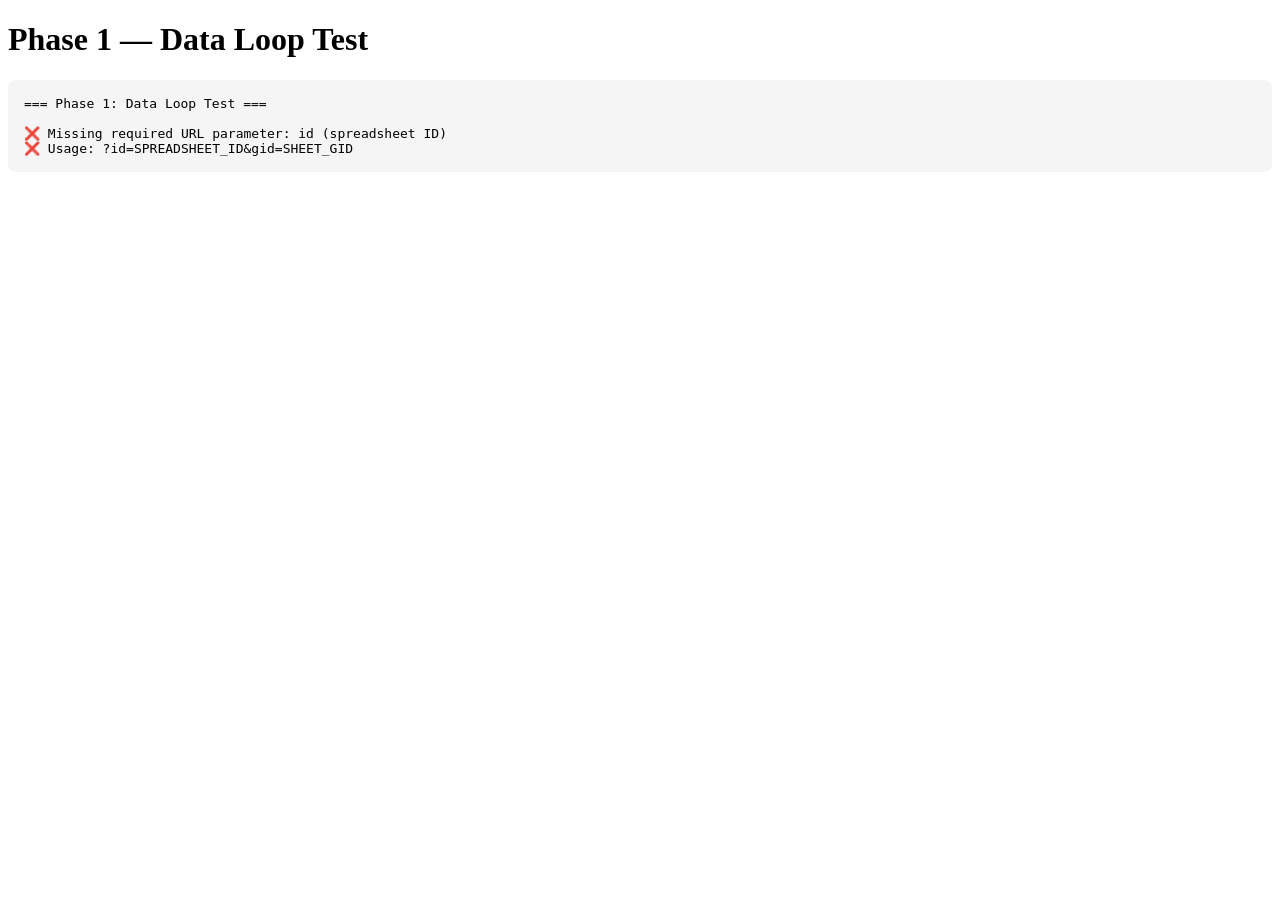
<file: phase1.html>
<!DOCTYPE html>
<html lang="es">
<head>
  <meta charset="UTF-8">
  <meta name="viewport" content="width=device-width, initial-scale=1.0">
  <title>Presupuesto — MM Advisors (Phase 1 Test)</title>
  <link rel="icon" href="favicon.ico" type="image/x-icon">
  <link rel="apple-touch-icon" href="apple-touch-icon.png">
</head>
<body>
  <h1>Phase 1 — Data Loop Test</h1>
  <pre id="output" style="white-space: pre-wrap; font-family: monospace; padding: 16px; background: #f5f5f5; border-radius: 8px;"></pre>

  <script>
    // ── Configuration ────────────────────────────────────────
    const API_KEY = 'AIzaSyAPM00wGH79nT0bIvAXSb3TDMMcnULjydU';
    const SHEETS_API = 'https://sheets.googleapis.com/v4/spreadsheets';

    // ── Helpers ──────────────────────────────────────────────
    function log(msg) {
      console.log(msg);
      document.getElementById('output').textContent += msg + '\n';
    }

    function logError(msg) {
      console.error(msg);
      document.getElementById('output').textContent += '❌ ' + msg + '\n';
    }

    // ── Step 1: Read URL params ──────────────────────────────
    function getParams() {
      const params = new URLSearchParams(window.location.search);
      const id = params.get('id');
      const gid = params.get('gid');

      if (!id) {
        logError('Missing required URL parameter: id (spreadsheet ID)');
        logError('Usage: ?id=SPREADSHEET_ID&gid=SHEET_GID');
        return null;
      }

      if (!gid) {
        logError('Missing required URL parameter: gid (sheet tab ID)');
        logError('Usage: ?id=SPREADSHEET_ID&gid=SHEET_GID');
        return null;
      }

      const gidNum = parseInt(gid, 10);
      if (isNaN(gidNum)) {
        logError('Parameter gid must be a number. Got: "' + gid + '"');
        return null;
      }

      log('✅ Params OK');
      log('   id  = ' + id);
      log('   gid = ' + gidNum);

      return { id, gid: gidNum };
    }

    // ── Step 2: Fetch sheet metadata ─────────────────────────
    async function fetchSheetMetadata(spreadsheetId) {
      const url = SHEETS_API + '/' + spreadsheetId
        + '?fields=sheets.properties'
        + '&key=' + API_KEY;

      log('\n📡 Fetching sheet metadata...');
      log('   URL: ' + url);

      let response;
      try {
        response = await fetch(url);
      } catch (err) {
        logError('Network error fetching metadata: ' + err.message);
        return null;
      }

      if (!response.ok) {
        const body = await response.text();
        logError('API error ' + response.status + ': ' + body);
        return null;
      }

      let data;
      try {
        data = await response.json();
      } catch (err) {
        logError('Failed to parse JSON response: ' + err.message);
        return null;
      }

      if (!data.sheets || !Array.isArray(data.sheets)) {
        logError('Unexpected response shape — no sheets array found');
        log('   Response: ' + JSON.stringify(data));
        return null;
      }

      log('✅ Metadata received: ' + data.sheets.length + ' tab(s) found');
      data.sheets.forEach(function(s) {
        log('   [gid ' + s.properties.sheetId + '] "' + s.properties.title + '"');
      });

      return data.sheets;
    }

    // ── Step 3: Resolve gid → tab name ───────────────────────
    function resolveTabName(sheets, gid) {
      log('\n🔍 Looking for gid ' + gid + '...');

      const match = sheets.find(function(s) {
        return s.properties.sheetId === gid;
      });

      if (!match) {
        logError('No tab found with gid ' + gid);
        logError('Available gids: ' + sheets.map(function(s) {
          return s.properties.sheetId;
        }).join(', '));
        return null;
      }

      const tabName = match.properties.title;
      log('✅ Resolved: gid ' + gid + ' → "' + tabName + '"');

      return tabName;
    }

    // ── Main ─────────────────────────────────────────────────
    async function main() {
      log('=== Phase 1: Data Loop Test ===\n');

      // Step 1
      const params = getParams();
      if (!params) return;

      // Step 2
      const sheets = await fetchSheetMetadata(params.id);
      if (!sheets) return;

      // Step 3
      const tabName = resolveTabName(sheets, params.gid);
      if (!tabName) return;

      log('\n✅ Phase 1 complete. Ready for Phase 2 (data fetch).');
      log('   Client name (tab): "' + tabName + '"');
      log('   Next: fetch ' + tabName + '!A1:J10 + ' + tabName + '!P1');
    }

    main();
  </script>
</body>
</html>
</file>
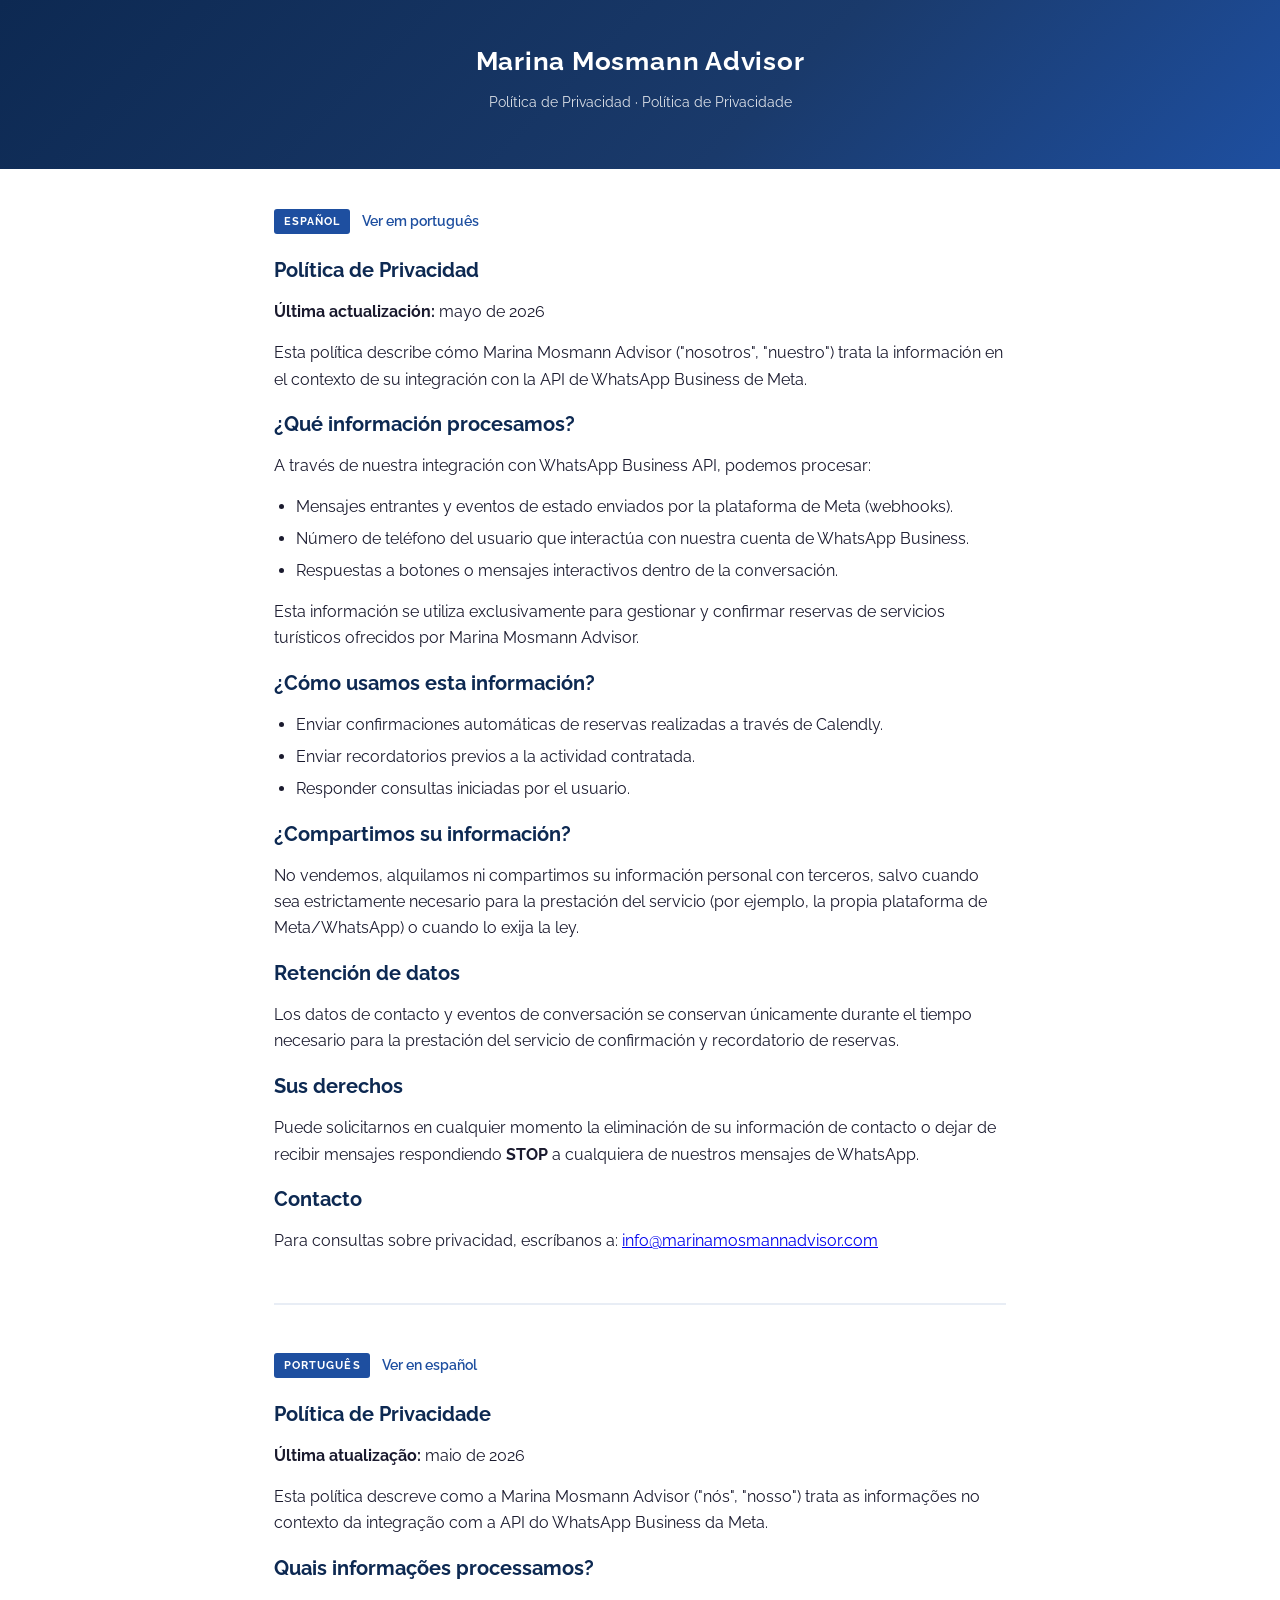
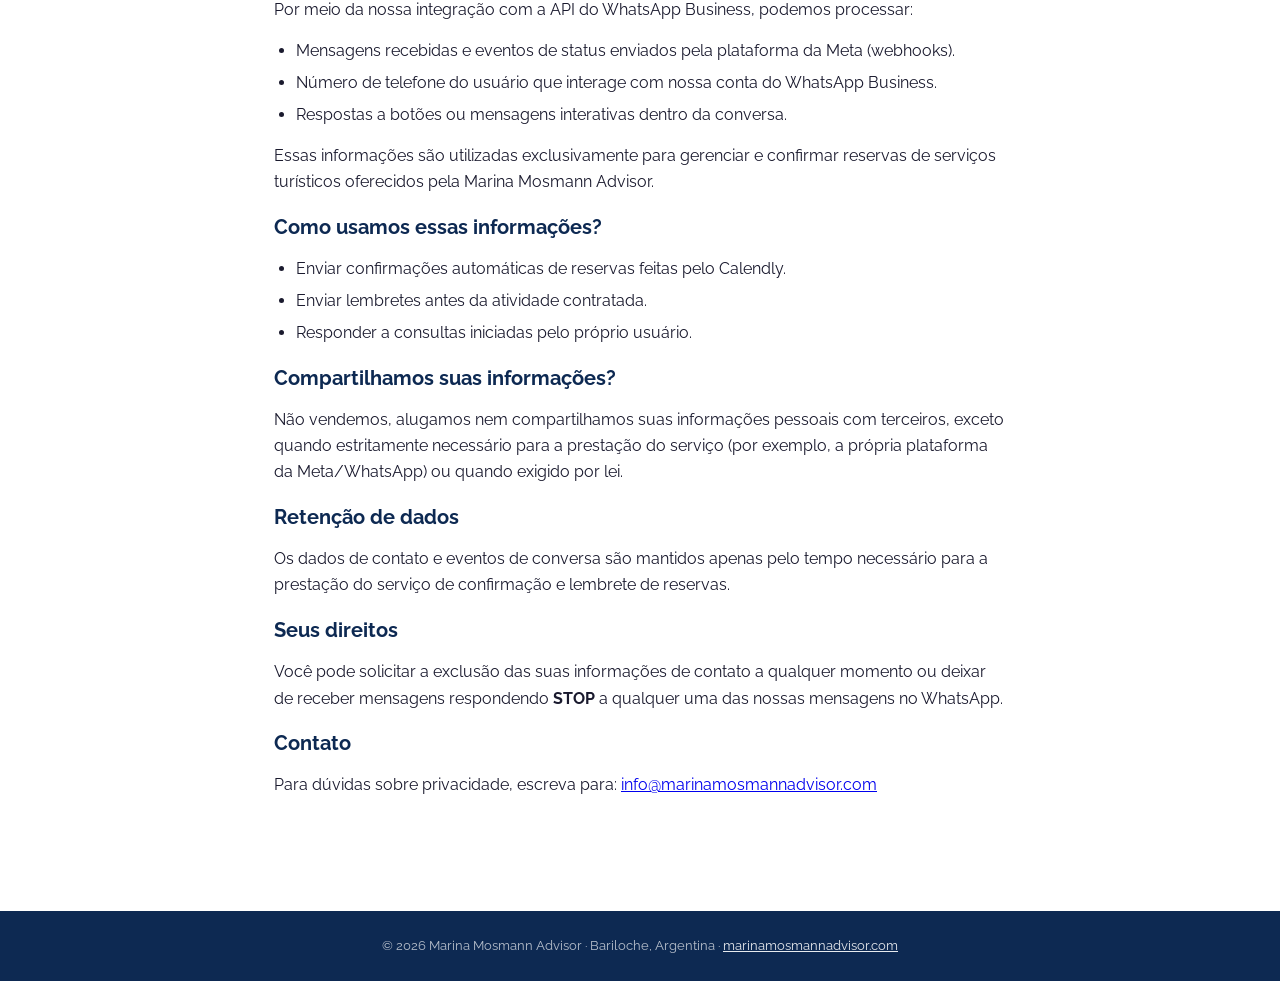
<file: privacy.html>
<!DOCTYPE html>
<html lang="es">
<head>
  <meta charset="UTF-8" />
  <meta name="viewport" content="width=device-width, initial-scale=1.0" />
  <title>Política de Privacidad — Marina Mosmann Advisor</title>
  <link href="https://fonts.googleapis.com/css2?family=Raleway:wght@400;600;700&display=swap" rel="stylesheet" />
  <style>
    *, *::before, *::after { box-sizing: border-box; margin: 0; padding: 0; }

    body {
      font-family: 'Raleway', sans-serif;
      color: #1A1A2E;
      background: #fff;
      line-height: 1.7;
    }

    header {
      background: linear-gradient(135deg, #0D2952 0%, #1A3A6B 60%, #1E4FA0 100%);
      color: #fff;
      padding: 2.5rem 1.5rem;
      text-align: center;
    }

    header h1 {
      font-size: 1.6rem;
      font-weight: 700;
      letter-spacing: 0.03em;
    }

    header p {
      font-size: 0.9rem;
      margin-top: 0.4rem;
      opacity: 0.85;
    }

    .container {
      max-width: 780px;
      margin: 0 auto;
      padding: 2.5rem 1.5rem 4rem;
    }

    section {
      margin-bottom: 3rem;
    }

    .lang-header {
      display: flex;
      align-items: center;
      flex-wrap: wrap;
      gap: 0.75rem;
      margin-bottom: 1.2rem;
    }

    .lang-tag {
      display: inline-block;
      background: #1E4FA0;
      color: #fff;
      font-size: 0.7rem;
      font-weight: 700;
      letter-spacing: 0.1em;
      text-transform: uppercase;
      padding: 0.2rem 0.6rem;
      border-radius: 3px;
      margin-bottom: 1.2rem;
    }

    .lang-link {
      font-size: 0.85rem;
      color: #1E4FA0;
      text-decoration: none;
      font-weight: 600;
    }

    .lang-header .lang-tag {
      margin-bottom: 0;
    }

    .lang-link:hover {
      text-decoration: underline;
    }

    h2 {
      color: #0D2952;
      font-size: 1.25rem;
      font-weight: 700;
      margin-bottom: 0.75rem;
    }

    p {
      margin-bottom: 0.9rem;
      font-size: 0.97rem;
    }

    ul {
      margin: 0.5rem 0 0.9rem 1.4rem;
      font-size: 0.97rem;
    }

    ul li {
      margin-bottom: 0.35rem;
    }

    .divider {
      border: none;
      border-top: 2px solid #e8edf5;
      margin: 3rem 0;
    }

    footer {
      background: #0D2952;
      color: rgba(255,255,255,0.7);
      text-align: center;
      padding: 1.5rem;
      font-size: 0.82rem;
    }

    footer a {
      color: rgba(255,255,255,0.9);
    }

    @media (max-width: 480px) {
      header h1 { font-size: 1.3rem; }
      .container { padding: 2rem 1rem 3rem; }
    }
  </style>
</head>
<body>

<header>
  <h1>Marina Mosmann Advisor</h1>
  <p>Política de Privacidad · Política de Privacidade</p>
</header>

<div class="container">

  <!-- ── ESPAÑOL ── -->
  <section id="espanol">
    <div class="lang-header">
      <span class="lang-tag">Español</span>
      <a class="lang-link" href="#portugues">Ver em português</a>
    </div>

    <h2>Política de Privacidad</h2>
    <p><strong>Última actualización:</strong> mayo de 2026</p>

    <p>
      Esta política describe cómo Marina Mosmann Advisor ("nosotros", "nuestro") trata
      la información en el contexto de su integración con la API de WhatsApp Business de Meta.
    </p>

    <h2>¿Qué información procesamos?</h2>
    <p>
      A través de nuestra integración con WhatsApp Business API, podemos procesar:
    </p>
    <ul>
      <li>Mensajes entrantes y eventos de estado enviados por la plataforma de Meta (webhooks).</li>
      <li>Número de teléfono del usuario que interactúa con nuestra cuenta de WhatsApp Business.</li>
      <li>Respuestas a botones o mensajes interactivos dentro de la conversación.</li>
    </ul>
    <p>
      Esta información se utiliza exclusivamente para gestionar y confirmar reservas de servicios
      turísticos ofrecidos por Marina Mosmann Advisor.
    </p>

    <h2>¿Cómo usamos esta información?</h2>
    <ul>
      <li>Enviar confirmaciones automáticas de reservas realizadas a través de Calendly.</li>
      <li>Enviar recordatorios previos a la actividad contratada.</li>
      <li>Responder consultas iniciadas por el usuario.</li>
    </ul>

    <h2>¿Compartimos su información?</h2>
    <p>
      No vendemos, alquilamos ni compartimos su información personal con terceros,
      salvo cuando sea estrictamente necesario para la prestación del servicio
      (por ejemplo, la propia plataforma de Meta/WhatsApp) o cuando lo exija la ley.
    </p>

    <h2>Retención de datos</h2>
    <p>
      Los datos de contacto y eventos de conversación se conservan únicamente durante el tiempo
      necesario para la prestación del servicio de confirmación y recordatorio de reservas.
    </p>

    <h2>Sus derechos</h2>
    <p>
      Puede solicitarnos en cualquier momento la eliminación de su información de contacto
      o dejar de recibir mensajes respondiendo <strong>STOP</strong> a cualquiera de nuestros
      mensajes de WhatsApp.
    </p>

    <h2>Contacto</h2>
    <p>
      Para consultas sobre privacidad, escríbanos a:
      <a href="mailto:info@marinamosmannadvisor.com">info@marinamosmannadvisor.com</a>
    </p>
  </section>

  <hr class="divider" />

  <!-- ── PORTUGUÊS ── -->
  <section id="portugues">
    <div class="lang-header">
      <span class="lang-tag">Português</span>
      <a class="lang-link" href="#espanol">Ver en español</a>
    </div>

    <h2>Política de Privacidade</h2>
    <p><strong>Última atualização:</strong> maio de 2026</p>

    <p>
      Esta política descreve como a Marina Mosmann Advisor ("nós", "nosso") trata
      as informações no contexto da integração com a API do WhatsApp Business da Meta.
    </p>

    <h2>Quais informações processamos?</h2>
    <p>
      Por meio da nossa integração com a API do WhatsApp Business, podemos processar:
    </p>
    <ul>
      <li>Mensagens recebidas e eventos de status enviados pela plataforma da Meta (webhooks).</li>
      <li>Número de telefone do usuário que interage com nossa conta do WhatsApp Business.</li>
      <li>Respostas a botões ou mensagens interativas dentro da conversa.</li>
    </ul>
    <p>
      Essas informações são utilizadas exclusivamente para gerenciar e confirmar reservas
      de serviços turísticos oferecidos pela Marina Mosmann Advisor.
    </p>

    <h2>Como usamos essas informações?</h2>
    <ul>
      <li>Enviar confirmações automáticas de reservas feitas pelo Calendly.</li>
      <li>Enviar lembretes antes da atividade contratada.</li>
      <li>Responder a consultas iniciadas pelo próprio usuário.</li>
    </ul>

    <h2>Compartilhamos suas informações?</h2>
    <p>
      Não vendemos, alugamos nem compartilhamos suas informações pessoais com terceiros,
      exceto quando estritamente necessário para a prestação do serviço
      (por exemplo, a própria plataforma da Meta/WhatsApp) ou quando exigido por lei.
    </p>

    <h2>Retenção de dados</h2>
    <p>
      Os dados de contato e eventos de conversa são mantidos apenas pelo tempo necessário
      para a prestação do serviço de confirmação e lembrete de reservas.
    </p>

    <h2>Seus direitos</h2>
    <p>
      Você pode solicitar a exclusão das suas informações de contato a qualquer momento
      ou deixar de receber mensagens respondendo <strong>STOP</strong> a qualquer uma
      das nossas mensagens no WhatsApp.
    </p>

    <h2>Contato</h2>
    <p>
      Para dúvidas sobre privacidade, escreva para:
      <a href="mailto:info@marinamosmannadvisor.com">info@marinamosmannadvisor.com</a>
    </p>
  </section>

</div>

<footer>
  &copy; 2026 Marina Mosmann Advisor · Bariloche, Argentina ·
  <a href="https://marinamosmannadvisor.com">marinamosmannadvisor.com</a>
</footer>

</body>
</html>
</file>
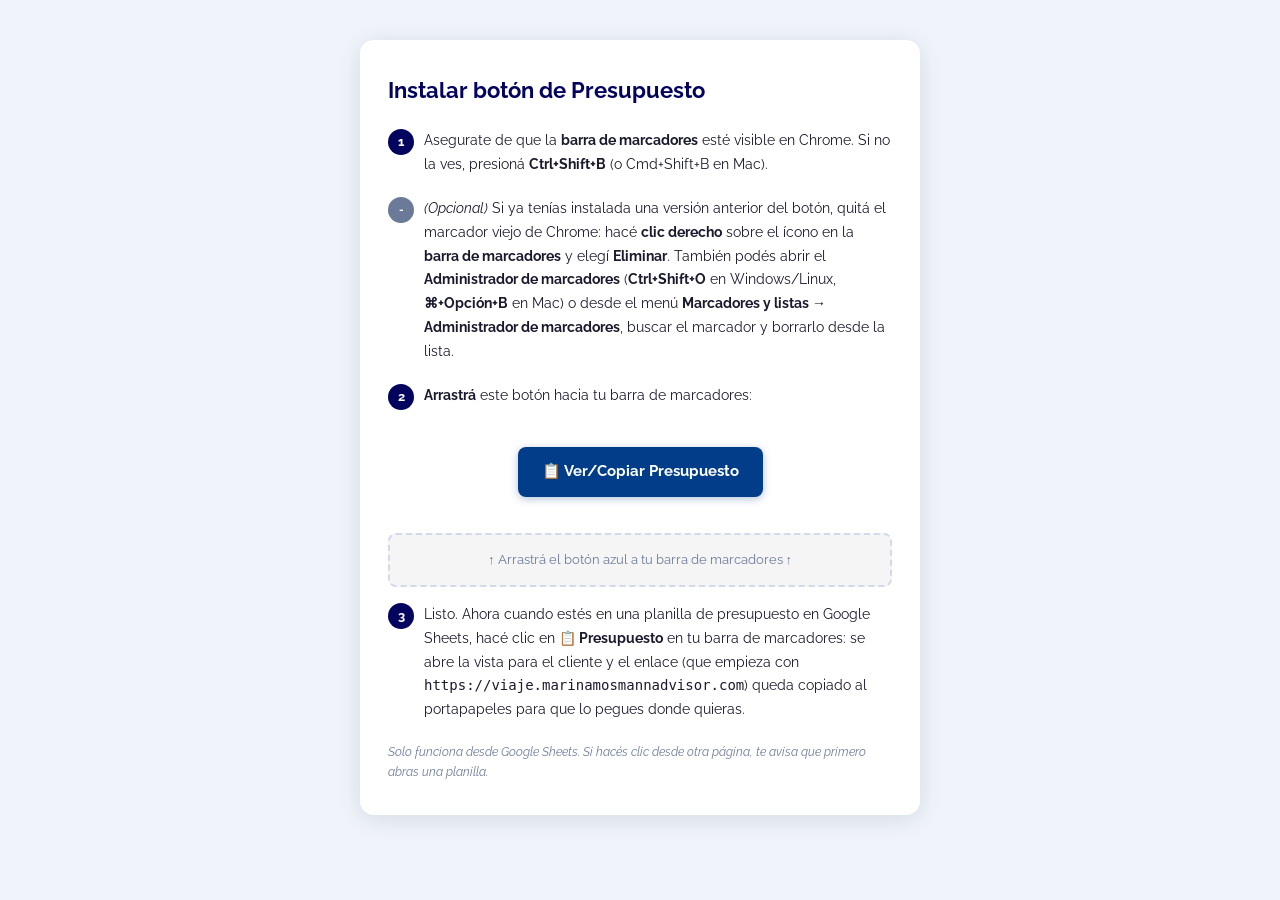
<file: setup.html>
<!DOCTYPE html>
<html lang="es">
<head>
  <meta charset="UTF-8">
  <meta name="viewport" content="width=device-width, initial-scale=1.0">
  <title>Instalar botón de Presupuesto</title>
  <link rel="preconnect" href="https://fonts.googleapis.com">
  <link rel="preconnect" href="https://fonts.gstatic.com" crossorigin>
  <link href="https://fonts.googleapis.com/css2?family=Raleway:wght@400;600;700&display=swap" rel="stylesheet">
  <style>
    * { box-sizing: border-box; margin: 0; padding: 0; }
    body {
      font-family: 'Raleway', Arial, sans-serif;
      background: #F0F4FA;
      color: #1A1A2E;
      line-height: 1.7;
      padding: 40px 20px;
    }
    .card {
      max-width: 560px;
      margin: 0 auto;
      background: #fff;
      border-radius: 14px;
      box-shadow: 0 4px 24px rgba(13,41,82,0.12);
      padding: 32px 28px;
    }
    h1 {
      font-size: 22px;
      font-weight: 700;
      color: #03045E;
      margin-bottom: 20px;
    }
    .step {
      margin-bottom: 20px;
      padding-left: 36px;
      position: relative;
    }
    .step-number {
      position: absolute;
      left: 0;
      top: 0;
      width: 26px;
      height: 26px;
      border-radius: 50%;
      background: #03045E;
      color: #fff;
      display: flex;
      align-items: center;
      justify-content: center;
      font-weight: 700;
      font-size: 13px;
    }
    .step-number.optional {
      width: auto;
      min-width: 26px;
      padding: 0 8px;
      border-radius: 13px;
      background: #6B7A99;
      font-size: 11px;
    }
    .step p {
      font-size: 14px;
    }
    .bookmarklet-link {
      display: inline-block;
      background: #023D89;
      color: #fff;
      padding: 12px 24px;
      border-radius: 8px;
      text-decoration: none;
      font-weight: 700;
      font-size: 15px;
      cursor: grab;
      margin: 20px 0;
      box-shadow: 0 2px 8px rgba(2,61,137,0.3);
      transition: background 0.15s;
    }
    .bookmarklet-link:hover {
      background: #03045E;
    }
    .bookmarklet-link:active {
      cursor: grabbing;
    }
    .demo-bar {
      background: #f5f5f5;
      border: 2px dashed #D0DAEA;
      border-radius: 8px;
      padding: 14px 20px;
      text-align: center;
      font-size: 13px;
      color: #6B7A99;
      margin: 16px 0;
    }
    .note {
      font-size: 12px;
      color: #6B7A99;
      font-style: italic;
      margin-top: 16px;
    }
  </style>
</head>
<body>
  <div class="card">
    <h1>Instalar botón de Presupuesto</h1>

    <div class="step">
      <span class="step-number">1</span>
      <p>Asegurate de que la <strong>barra de marcadores</strong> esté visible en Chrome. Si no la ves, presioná <strong>Ctrl+Shift+B</strong> (o Cmd+Shift+B en Mac).</p>
    </div>

    <div class="step">
      <span class="step-number optional">-</span>
      <p><em>(Opcional)</em> Si ya tenías instalada una versión anterior del botón, quitá el marcador viejo de Chrome: hacé <strong>clic derecho</strong> sobre el ícono en la <strong>barra de marcadores</strong> y elegí <strong>Eliminar</strong>. También podés abrir el <strong>Administrador de marcadores</strong> (<strong>Ctrl+Shift+O</strong> en Windows/Linux, <strong>⌘+Opción+B</strong> en Mac) o desde el menú <strong>Marcadores y listas → Administrador de marcadores</strong>, buscar el marcador y borrarlo desde la lista.</p>
    </div>

    <div class="step">
      <span class="step-number">2</span>
      <p><strong>Arrastrá</strong> este botón hacia tu barra de marcadores:</p>
    </div>

    <p style="text-align: center;">
      <a class="bookmarklet-link"
         href="javascript:void(function(){var h=window.location.href,m=h.match(/\/d\/([^\/]+)/),g=h.match(/[#&amp;]gid=(\d+)/);if(!m||!g){alert('Abrí una pestaña de Google Sheets primero');return}var u='https://viaje.marinamosmannadvisor.com/?id='+m[1]+'&amp;gid='+g[1];var t=document.createElement('textarea');t.value=u;t.setAttribute('readonly','');t.style.position='fixed';t.style.left='-9999px';document.body.appendChild(t);t.select();try{document.execCommand('copy')}catch(e){}document.body.removeChild(t);if(navigator.clipboard&amp;&amp;navigator.clipboard.writeText)navigator.clipboard.writeText(u);window.open(u)})()">
        📋 Ver/Copiar Presupuesto
      </a>
    </p>

    <div class="demo-bar">
      ↑ Arrastrá el botón azul a tu barra de marcadores ↑
    </div>

    <div class="step">
      <span class="step-number">3</span>
      <p>Listo. Ahora cuando estés en una planilla de presupuesto en Google Sheets, hacé clic en <strong>📋 Presupuesto</strong> en tu barra de marcadores: se abre la vista para el cliente y el enlace (que empieza con <code>https://viaje.marinamosmannadvisor.com</code>) queda copiado al portapapeles para que lo pegues donde quieras.</p>
    </div>

    <p class="note">
      Solo funciona desde Google Sheets. Si hacés clic desde otra página, te avisa que primero abras una planilla.
    </p>
  </div>
</body>
</html>
</file>
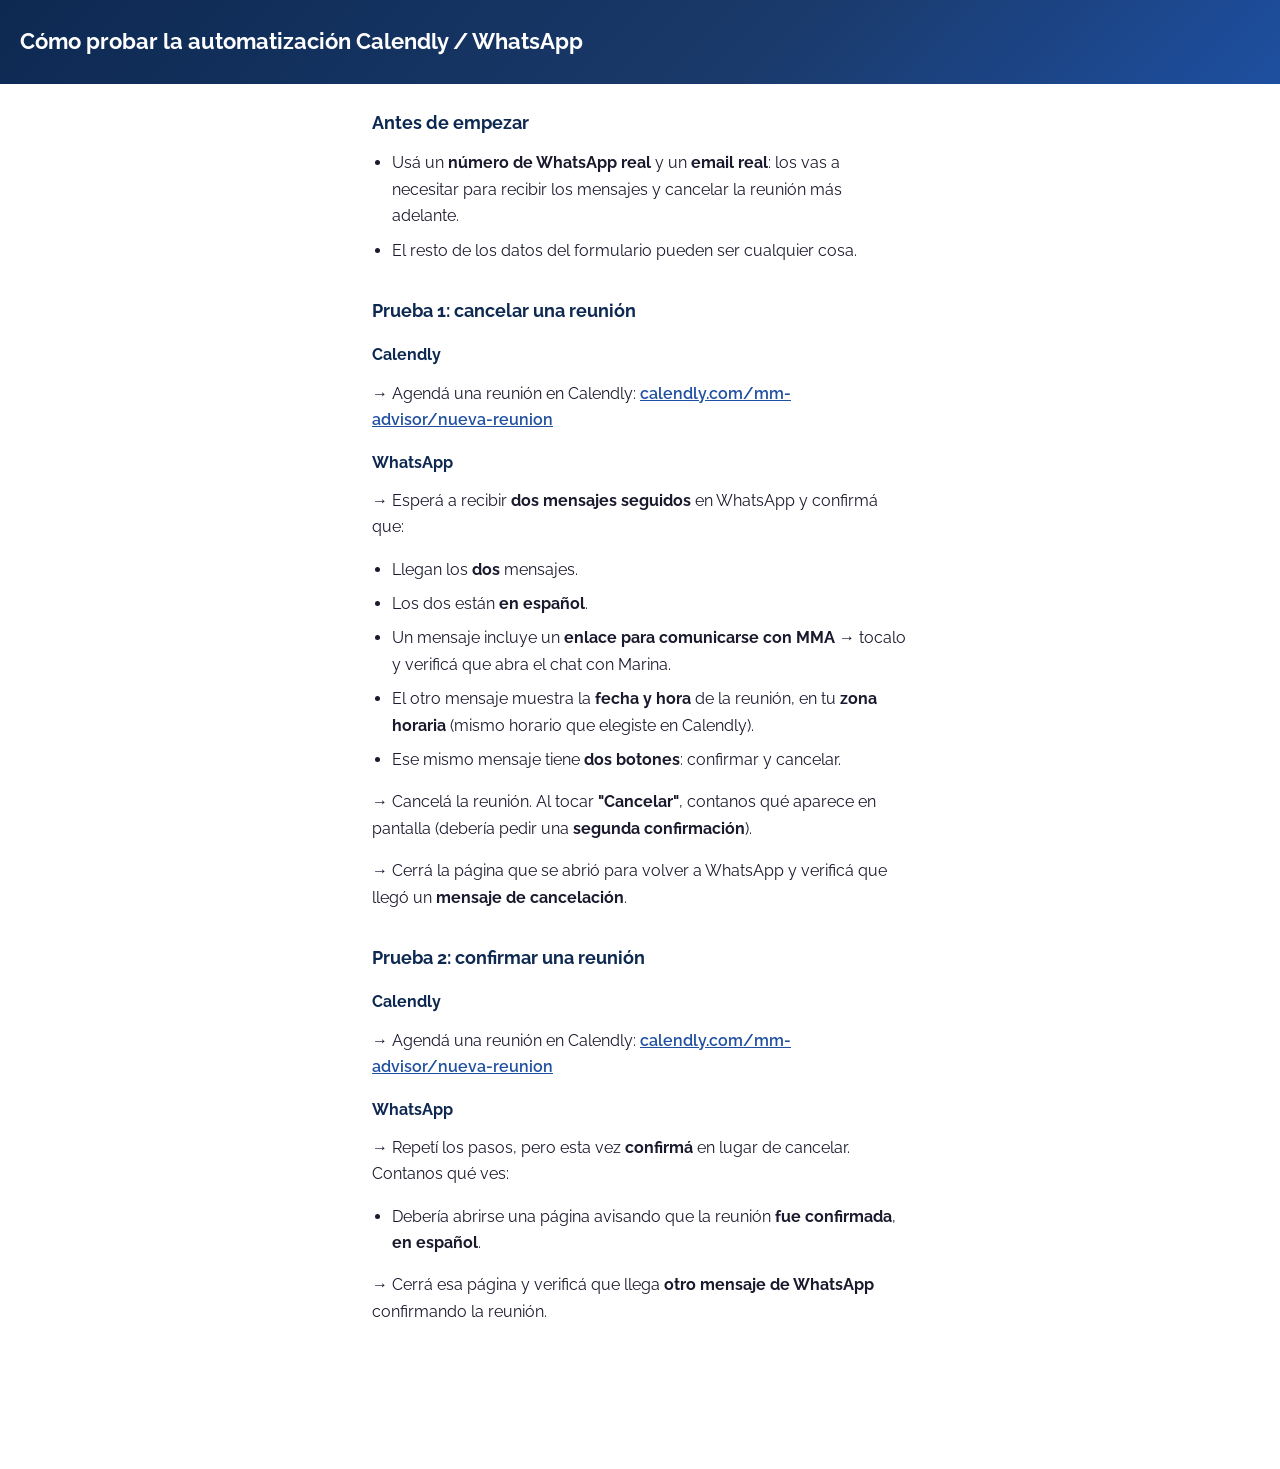
<file: guias/wa-es.html>
<!DOCTYPE html>
<html lang="es">
<head>
  <meta charset="UTF-8" />
  <meta name="viewport" content="width=device-width, initial-scale=1.0" />
  <title>Cómo probar Calendly / WhatsApp — MMA</title>
  <link href="https://fonts.googleapis.com/css2?family=Raleway:wght@400;600;700&display=swap" rel="stylesheet" />
  <style>
    *, *::before, *::after { box-sizing: border-box; margin: 0; padding: 0; }

    body {
      font-family: 'Raleway', -apple-system, BlinkMacSystemFont, sans-serif;
      color: #1A1A2E;
      background: #fff;
      line-height: 1.65;
      font-size: 1rem;
      -webkit-text-size-adjust: 100%;
    }

    header {
      background: linear-gradient(135deg, #0D2952 0%, #1A3A6B 60%, #1E4FA0 100%);
      color: #fff;
      padding: 1.75rem 1.25rem;
    }

    header h1 {
      font-size: 1.35rem;
      font-weight: 700;
      line-height: 1.3;
    }

    main {
      max-width: 36rem;
      margin: 0 auto;
      padding: 1.5rem 1.25rem 8rem;
    }

    h2 {
      font-size: 1.15rem;
      font-weight: 700;
      color: #0D2952;
      margin: 2rem 0 0.75rem;
    }
    h3 {
      font-size: 1rem;
      font-weight: 700;
      color: #0D2952;
      margin: 1rem 0 0.75rem;
    }
    h2:first-of-type {
      margin-top: 0;
    }

    p, ol, ul {
      margin-bottom: 1rem;
    }

    ol {
      padding-left: 1.35rem;
    }

    ul {
      padding-left: 1.25rem;
      margin-top: 0.5rem;
    }

    li {
      margin-bottom: 0.5rem;
    }

    li:last-child {
      margin-bottom: 0;
    }

    a {
      color: #1E4FA0;
      font-weight: 600;
      word-break: break-word;
    }

    strong {
      font-weight: 700;
    }
  </style>
</head>
<body>
  <header>
    <h1>Cómo probar la automatización Calendly / WhatsApp</h1>
  </header>

  <main>
    <h2>Antes de empezar</h2>
    <ul>
      <li>Usá un <strong>número de WhatsApp real</strong> y un <strong>email real</strong>: los vas a necesitar para recibir los mensajes y cancelar la reunión más adelante.</li>
      <li>El resto de los datos del formulario pueden ser cualquier cosa.</li>
    </ul>

    <h2>Prueba 1: cancelar una reunión</h2>
    <h3>Calendly</h3>
    <p>→ Agendá una reunión en Calendly: <a href="https://calendly.com/mm-advisor/nueva-reunion">calendly.com/mm-advisor/nueva-reunion</a></p>
    <h3>WhatsApp</h3>
    <p>→ Esperá a recibir <strong>dos mensajes seguidos</strong> en WhatsApp y confirmá que:</p>
        <ul>
          <li>Llegan los <strong>dos</strong> mensajes.</li>
          <li>Los dos están <strong>en español</strong>.</li>
          <li>Un mensaje incluye un <strong>enlace para comunicarse con MMA</strong> → tocalo y verificá que abra el chat con Marina.</li>
          <li>El otro mensaje muestra la <strong>fecha y hora</strong> de la reunión, en tu <strong>zona horaria</strong> (mismo horario que elegiste en Calendly).</li>
          <li>Ese mismo mensaje tiene <strong>dos botones</strong>: confirmar y cancelar.</li>
        </ul>
    <p>→ Cancelá la reunión. Al tocar <strong>"Cancelar"</strong>, contanos qué aparece en pantalla (debería pedir una <strong>segunda confirmación</strong>).</p>
    <p>→ Cerrá la página que se abrió para volver a WhatsApp y verificá que llegó un <strong>mensaje de cancelación</strong>.</p>

    <h2>Prueba 2: confirmar una reunión</h2>
    <h3>Calendly</h3>
    <p>→ Agendá una reunión en Calendly: <a href="https://calendly.com/mm-advisor/nueva-reunion">calendly.com/mm-advisor/nueva-reunion</a></p>
    <h3>WhatsApp</h3>
    <p>→ Repetí los pasos, pero esta vez <strong>confirmá</strong> en lugar de cancelar. Contanos qué ves:</p>
        <ul>
          <li>Debería abrirse una página avisando que la reunión <strong>fue confirmada</strong>, <strong>en español</strong>.</li>
        </ul>
    <p>→ Cerrá esa página y verificá que llega <strong>otro mensaje de WhatsApp</strong> confirmando la reunión.</p>
  </main>
</body>
</html>
</file>
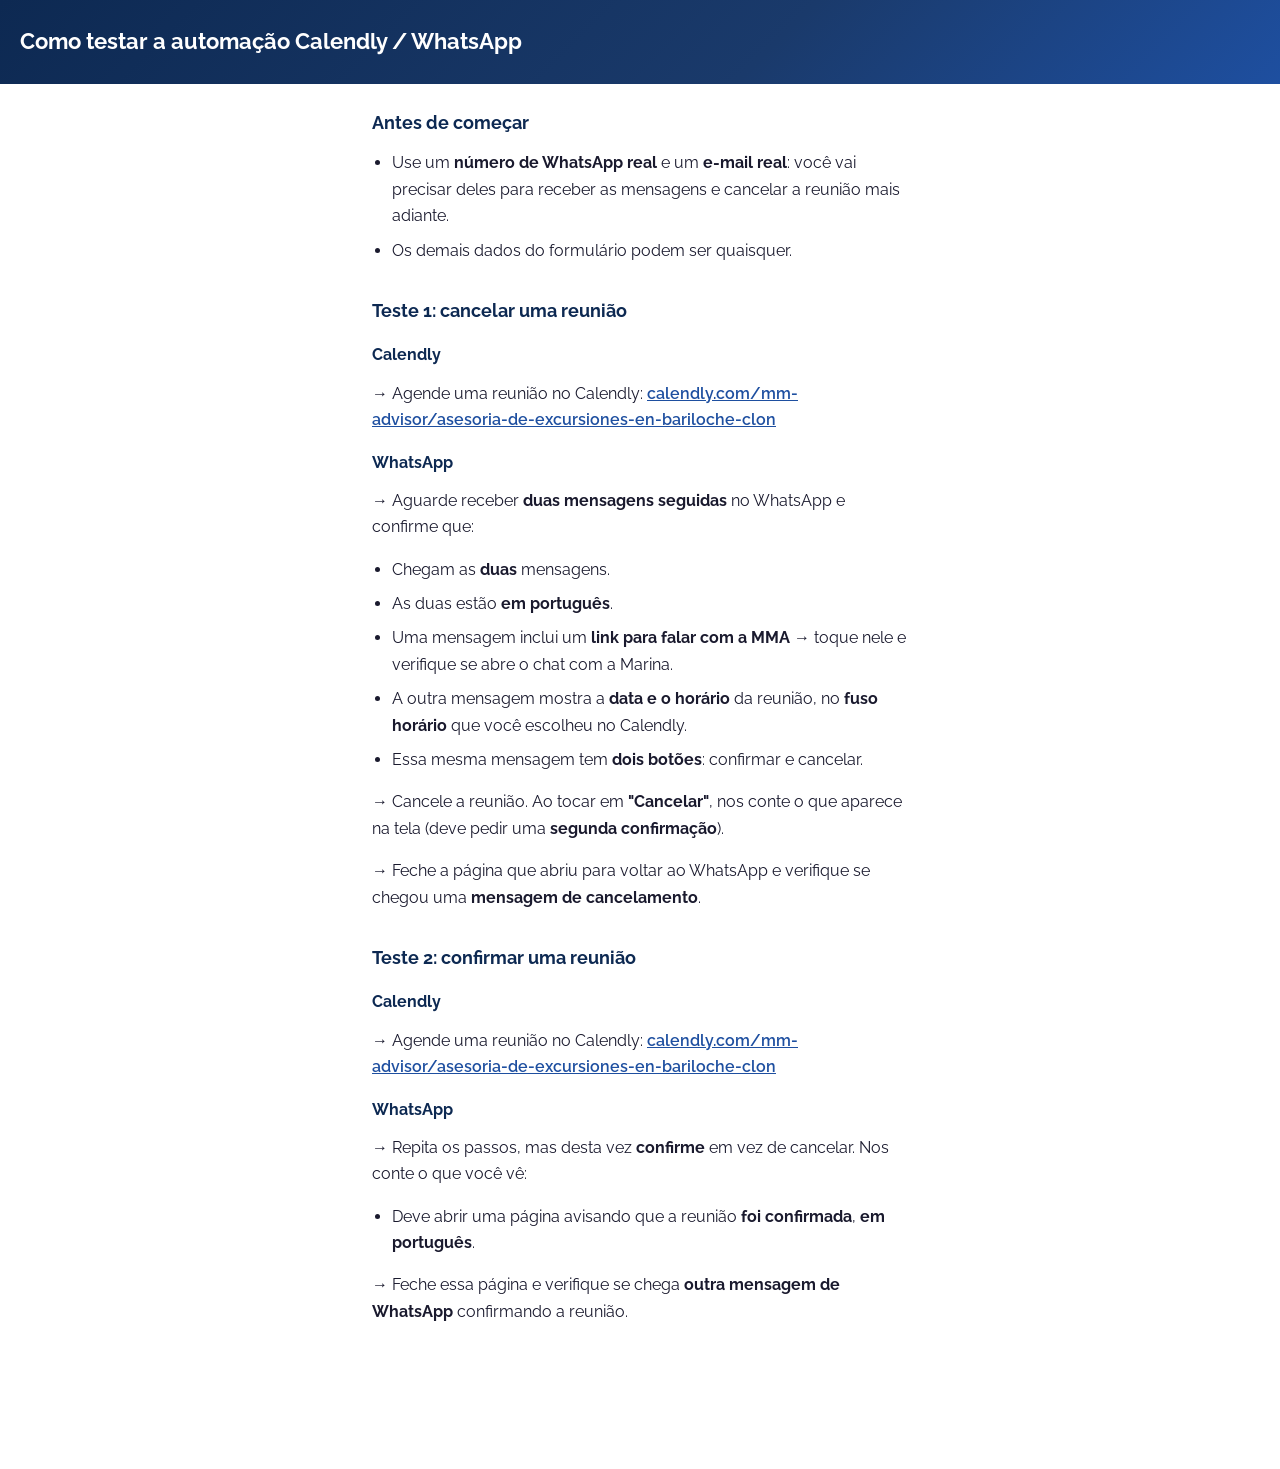
<file: guias/wa-pt.html>
<!DOCTYPE html>
<html lang="pt">
<head>
  <meta charset="UTF-8" />
  <meta name="viewport" content="width=device-width, initial-scale=1.0" />
  <title>Como testar Calendly / WhatsApp — MMA</title>
  <link href="https://fonts.googleapis.com/css2?family=Raleway:wght@400;600;700&display=swap" rel="stylesheet" />
  <style>
    *, *::before, *::after { box-sizing: border-box; margin: 0; padding: 0; }

    body {
      font-family: 'Raleway', -apple-system, BlinkMacSystemFont, sans-serif;
      color: #1A1A2E;
      background: #fff;
      line-height: 1.65;
      font-size: 1rem;
      -webkit-text-size-adjust: 100%;
    }

    header {
      background: linear-gradient(135deg, #0D2952 0%, #1A3A6B 60%, #1E4FA0 100%);
      color: #fff;
      padding: 1.75rem 1.25rem;
    }

    header h1 {
      font-size: 1.35rem;
      font-weight: 700;
      line-height: 1.3;
    }

    main {
      max-width: 36rem;
      margin: 0 auto;
      padding: 1.5rem 1.25rem 8rem;
    }

    h2 {
      font-size: 1.15rem;
      font-weight: 700;
      color: #0D2952;
      margin: 2rem 0 0.75rem;
    }
    h3 {
      font-size: 1rem;
      font-weight: 700;
      color: #0D2952;
      margin: 1rem 0 0.75rem;
    }
    h2:first-of-type {
      margin-top: 0;
    }

    p, ol, ul {
      margin-bottom: 1rem;
    }

    ol {
      padding-left: 1.35rem;
    }

    ul {
      padding-left: 1.25rem;
      margin-top: 0.5rem;
    }

    li {
      margin-bottom: 0.5rem;
    }

    li:last-child {
      margin-bottom: 0;
    }

    a {
      color: #1E4FA0;
      font-weight: 600;
      word-break: break-word;
    }

    strong {
      font-weight: 700;
    }
  </style>
</head>
<body>
  <header>
    <h1>Como testar a automação Calendly / WhatsApp</h1>
  </header>

  <main>
    <h2>Antes de começar</h2>
    <ul>
      <li>Use um <strong>número de WhatsApp real</strong> e um <strong>e-mail real</strong>: você vai precisar deles para receber as mensagens e cancelar a reunião mais adiante.</li>
      <li>Os demais dados do formulário podem ser quaisquer.</li>
    </ul>

    <h2>Teste 1: cancelar uma reunião</h2>
    <h3>Calendly</h3>
    <p>→ Agende uma reunião no Calendly: <a href="https://calendly.com/mm-advisor/asesoria-de-excursiones-en-bariloche-clon">calendly.com/mm-advisor/asesoria-de-excursiones-en-bariloche-clon</a></p>
    <h3>WhatsApp</h3>
    <p>→ Aguarde receber <strong>duas mensagens seguidas</strong> no WhatsApp e confirme que:</p>
        <ul>
          <li>Chegam as <strong>duas</strong> mensagens.</li>
          <li>As duas estão <strong>em português</strong>.</li>
          <li>Uma mensagem inclui um <strong>link para falar com a MMA</strong> → toque nele e verifique se abre o chat com a Marina.</li>
          <li>A outra mensagem mostra a <strong>data e o horário</strong> da reunião, no <strong>fuso horário</strong> que você escolheu no Calendly.</li>
          <li>Essa mesma mensagem tem <strong>dois botões</strong>: confirmar e cancelar.</li>
        </ul>
    <p>→ Cancele a reunião. Ao tocar em <strong>"Cancelar"</strong>, nos conte o que aparece na tela (deve pedir uma <strong>segunda confirmação</strong>).</p>
    <p>→ Feche a página que abriu para voltar ao WhatsApp e verifique se chegou uma <strong>mensagem de cancelamento</strong>.</p>

    <h2>Teste 2: confirmar uma reunião</h2>
    <h3>Calendly</h3>
    <p>→ Agende uma reunião no Calendly: <a href="https://calendly.com/mm-advisor/asesoria-de-excursiones-en-bariloche-clon">calendly.com/mm-advisor/asesoria-de-excursiones-en-bariloche-clon</a></p>
    <h3>WhatsApp</h3>
    <p>→ Repita os passos, mas desta vez <strong>confirme</strong> em vez de cancelar. Nos conte o que você vê:</p>
        <ul>
          <li>Deve abrir uma página avisando que a reunião <strong>foi confirmada</strong>, <strong>em português</strong>.</li>
        </ul>
    <p>→ Feche essa página e verifique se chega <strong>outra mensagem de WhatsApp</strong> confirmando a reunião.</p>
  </main>
</body>
</html>
</file>
<file: styles.css>
/* ══════════════════════════════════════════════════════════
   MM Advisors — Presupuesto de Viaje
   Responsive estimate page styles
   ══════════════════════════════════════════════════════════ */

/* ── Reset & Base ─────────────────────────────────────────── */
*, *::before, *::after { box-sizing: border-box; margin: 0; padding: 0; }

:root {
  --navy-dark:      #03045E;
  --primary-blue:   #023D89;
  --body-dark:      #1A1A2E;
  --white:          #FFFFFF;
  --light-bg:       #F0F4FA;
  --whatsapp-green: #25D366;
  --muted:          #6B7A99;
  --border:         #D0DAEA;
  --card-shadow:    0 4px 24px color-mix(in srgb, var(--navy-dark) 12%, transparent);
  --font-numeric:   'Helvetica Neue', Arial, sans-serif;
}

/* Digits and currency: Helvetica Neue aligns more cleanly than Raleway */
.resumen-total-amount,
.resumen-stat .value,
.hero-meta [data-field="issueDate"],
.hero-meta [data-field="currencyLabel"],
.resumen-passengers strong,
.day-bubble,
.day-date,
.day-horario,
.activity-horario,
.pax-calc,
.total-final-amount {
  font-family: var(--font-numeric);
}

html { font-size: 16px; }

body {
  font-family: 'Raleway', Arial, sans-serif;
  font-weight: 400;
  color: var(--body-dark);
  background: var(--light-bg);
  line-height: 1.6;
  overflow-x: hidden;
  -webkit-text-size-adjust: 100%;
}

a { color: var(--primary-blue); text-decoration: underline; }
a:hover { color: var(--navy-dark); }

img, svg { display: block; max-width: 100%; }

/* ── Typography Helpers ───────────────────────────────────── */
.label {
  font-size: 11px;
  font-weight: 600;
  letter-spacing: 0.08em;
  text-transform: uppercase;
  color: var(--muted);
}

.section-title {
  font-size: 13px;
  font-weight: 700;
  letter-spacing: 0.12em;
  text-transform: uppercase;
  color: var(--navy-dark);
  margin-bottom: 20px;
}

/* ── Layout Wrappers ──────────────────────────────────────── */
.container {
  width: 100%;
  max-width: 640px;
  margin: 0 auto;
  padding: 0 16px;
}

/* ══════════════════════════════════════════════════════════
   1. HEADER / HERO
══════════════════════════════════════════════════════════ */
header {
  background: linear-gradient(135deg, var(--navy-dark) 0%, var(--primary-blue) 100%);
  padding: 36px 20px 80px;
  position: relative;
}

.hero-inner {
  max-width: 640px;
  margin: 0 auto;
}

.hero-logo {
  display: block;
  width: 160px;
  margin: 0 auto 10px;
}

.hero-tagline {
  text-align: center;
  color: rgba(255,255,255,0.80);
  font-size: 13px;
  font-weight: 400;
  letter-spacing: 0.03em;
  margin-bottom: 28px;
}

.hero-meta {
  border-top: 1px solid rgba(255,255,255,0.15);
  padding-top: 16px;
}

.hero-meta p {
  color: rgba(255,255,255,0.90);
  font-size: 1rem;
  line-height: 1.8;
}

.hero-meta p span {
  font-weight: 600;
  color: var(--white);
}

/* ══════════════════════════════════════════════════════════
   2. RESUMEN CARD
══════════════════════════════════════════════════════════ */
#resumen {
  padding: 0 16px 0;
  position: relative;
  z-index: 10;
}
.resumen-title {
  font-size: 1.2rem;
  text-align: center;
  font-weight: 700;
  color: var(--navy-dark);
  letter-spacing: -0.02em;
  line-height: 1.1;
  margin: 6px 0 16px;
}
.resumen-card {
  background: var(--white);
  border-radius: 14px;
  box-shadow: var(--card-shadow);
  padding: 20px 20px 24px;
  margin-top: -48px;
  max-width: 608px;
  margin-left: auto;
  margin-right: auto;
}

.resumen-total-amount {
  font-size: 1.8  rem;
  font-weight: 700;
  color: var(--navy-dark);
  letter-spacing: -0.02em;
  line-height: 1.1;
  margin: 6px 0 16px;
}

.resumen-stats {
  display: flex;
  gap: 0;
  border-top: 1px solid var(--border);
  border-bottom: 1px solid var(--border);
  padding: 14px 0;
  margin-bottom: 14px;
}

.resumen-stat {
  flex: 1;
  text-align: left;
}

.resumen-stat:last-child {
  border-left: 1px solid var(--border);
  padding-left: 20px;
}

.resumen-stat .label { display: block; margin-bottom: 4px; }

.resumen-stat .value {
  font-size: 1rem;
  font-weight: 700;
  color: var(--navy-dark);
  text-transform: uppercase;
  letter-spacing: 0.02em;
}

.resumen-passengers {
  font-size: 0.8rem;
  color: var(--body-dark);
}

.resumen-passengers strong {
  font-weight: 700;
  text-transform: uppercase;
  letter-spacing: 0.04em;
}

/* ══════════════════════════════════════════════════════════
   3. ITINERARIO SECTION
══════════════════════════════════════════════════════════ */
#itinerario {
  padding: 32px 16px 8px;
  max-width: 640px;
  margin: 0 auto;
}

/* Timeline */
.timeline {
  position: relative;
  padding-left: 56px;
}

.timeline::before {
  content: '';
  position: absolute;
  left: 19px;
  top: 8px;
  bottom: 16px;
  width: 2px;
  background: var(--border);
}

.day-entry {
  position: relative;
  margin-bottom: 20px;
}

.day-bubble {
  position: absolute;
  left: -56px;
  top: 0;
  width: 38px;
  height: 38px;
  border-radius: 50%;
  background: var(--navy-dark);
  color: var(--white);
  display: flex;
  align-items: center;
  justify-content: center;
  font-weight: 700;
  font-size: 14px;
  flex-shrink: 0;
  box-shadow: 0 2px 8px color-mix(in srgb, var(--navy-dark) 25%, transparent);
  z-index: 2;
}

.day-card {
  background: var(--white);
  border-radius: 10px;
  padding: 14px 16px 16px;
  box-shadow: 0 2px 12px color-mix(in srgb, var(--navy-dark) 8%, transparent);
  overflow: hidden;
}

.day-card-header {
  display: flex;
  justify-content: space-between;
  align-items: flex-start;
  margin-bottom: 12px;
}

.day-date,
.day-horario,
.activity-horario {
  font-size: 12px;
  color: var(--muted);
  font-weight: 600;
  letter-spacing: 0.04em;
  white-space: nowrap;
}

.day-horario,
.activity-horario {
  margin-left: 8px;
}

.activity-horario-row {
  display: flex;
  justify-content: space-between;
  align-items: flex-start;
  margin-bottom: 12px;
}

/* Activity block */
.activity + .activity {
  margin-top: 14px;
  padding-top: 14px;
  border-top: 1px solid var(--border);
}

.activity-name {
  font-size: 14px;
  font-weight: 700;
  color: var(--navy-dark);
  margin-bottom: 8px;
  overflow-wrap: break-word;
  word-break: break-word;
}

/* v2 sheet URLs: title matches plain text; .activity-name-link + icon from app.js */
.activity-name a.activity-name-link {
  color: inherit;
  text-decoration: none;
}

.activity-name a.activity-name-link:hover {
  color: inherit;
  text-decoration: none;
}

.activity-name .activity-link-icon {
  display: inline;
  white-space: nowrap;
}

.activity-name .activity-link-icon svg {
  width: 1em;
  height: 1em;
  display: inline-block;
  vertical-align: -0.12em;
}

.pax-list {
  list-style: none;
  margin-bottom: 8px;
}

.pax-row {
  display: flex;
  justify-content: space-between;
  align-items: baseline;
  font-size: 13px;
  color: var(--body-dark);
  padding: 2px 0;
  gap: 8px;
  overflow-wrap: break-word;
}

.pax-label { color: var(--muted); flex-shrink: 0; }
.pax-calc { flex: 1; overflow-wrap: break-word; text-align: right; }

/* Activity subtotal (sheet totalExcursion; matches sum of line totals when sheet is consistent) */
.activity-subtotal {
  display: flex;
  justify-content: flex-end;
  align-items: center;
  gap: 6px;
  padding-top: 8px;
  border-top: 1px dashed var(--border);
  font-size: 13px;
}

.activity-subtotal .subtotal-label {
  color: var(--muted);
  font-size: 12px;
  text-transform: uppercase;
  letter-spacing: 0.06em;
}

.activity-subtotal .subtotal-amount {
  font-weight: 700;
  color: var(--navy-dark);
  font-size: 14px;
}

/* Day total — sum of activity totalExcursion for that day */
.day-total-row {
  display: flex;
  justify-content: space-between;
  align-items: center;
  margin-top: 14px;
  padding-top: 12px;
  border-top: 2px solid var(--navy-dark);
}

.day-total-label {
  font-size: 12px;
  font-weight: 700;
  text-transform: uppercase;
  letter-spacing: 0.08em;
  color: var(--primary-blue);
}

.day-total-amount {
  font-size: 16px;
  font-weight: 700;
  color: var(--navy-dark);
}

/* ══════════════════════════════════════════════════════════
   4. PAGOS EXTRAS
══════════════════════════════════════════════════════════ */
#pagos-extras {
  background: var(--light-bg);
  padding: 28px 16px;
  margin-top: 8px;
}

#pagos-extras .inner {
  max-width: 608px;
  margin: 0 auto;
}

.extras-note {
  font-size: 12px;
  color: var(--muted);
  font-style: italic;
  margin-bottom: 16px;
}

.extras-list {
  list-style: none;
}

.extras-item {
  display: flex;
  justify-content: space-between;
  align-items: baseline;
  gap: 12px;
  padding: 11px 0;
  border-bottom: 1px solid var(--border);
  font-size: 13.5px;
  overflow-wrap: break-word;
}

.extras-item:first-child { border-top: 1px solid var(--border); }

.extras-desc {
  color: var(--body-dark);
  flex: 1;
  overflow-wrap: break-word;
}

/* ══════════════════════════════════════════════════════════
   5. TOTAL FINAL
══════════════════════════════════════════════════════════ */
#total-final {
  padding: 28px 16px;
}

.total-final-card {
  background: var(--white);
  border-radius: 14px;
  box-shadow: var(--card-shadow);
  padding: 20px 20px 24px;
  max-width: 608px;
  margin: 0 auto;
  border-top: 4px solid var(--navy-dark);
}

.total-final-amount {
  font-size: 2rem;
  font-weight: 700;
  color: var(--navy-dark);
  letter-spacing: -0.02em;
  line-height: 1.1;
  margin-top: 6px;
}

/* ══════════════════════════════════════════════════════════
   6. FOOTER
══════════════════════════════════════════════════════════ */
footer {
  background: var(--navy-dark);
  padding: 28px 16px 32px;
  color: var(--white);
}

.footer-inner {
  max-width: 608px;
  margin: 0 auto;
}

.footer-contact {
  margin-bottom: 20px;
}

.footer-contact-item {
  display: flex;
  align-items: center;
  gap: 10px;
  padding: 7px 0;
  font-size: 14px;
  color: rgba(255,255,255,0.85);
}

.footer-contact-item a {
  color: rgba(255,255,255,0.85);
  text-decoration: none;
}

.footer-contact-item a:hover {
  color: var(--white);
  text-decoration: underline;
}

.footer-icon {
  width: 18px;
  height: 18px;
  flex-shrink: 0;
  opacity: 0.75;
}

.whatsapp-btn {
  display: flex;
  align-items: center;
  justify-content: center;
  gap: 10px;
  width: 100%;
  min-height: 52px;
  background: var(--whatsapp-green);
  color: var(--white);
  text-decoration: none;
  font-weight: 700;
  font-size: 15px;
  border-radius: 8px;
  letter-spacing: 0.02em;
  margin-top: 4px;
  padding: 14px 20px;
  transition: background 0.15s;
}

.whatsapp-btn:hover {
  background: #1ebe5a;
  color: var(--white);
  text-decoration: none;
}

.whatsapp-icon {
  width: 22px;
  height: 22px;
  flex-shrink: 0;
}

/* ══════════════════════════════════════════════════════════
   ERROR BANNER
══════════════════════════════════════════════════════════ */
.error-banner {
  position: fixed;
  bottom: 0;
  left: 0;
  right: 0;
  background: #D32F2F;
  color: var(--white);
  padding: 14px 20px;
  font-size: 13px;
  text-align: center;
  z-index: 1000;
  box-shadow: 0 -2px 12px rgba(0,0,0,0.2);
}

/* ══════════════════════════════════════════════════════════
   RESPONSIVE — Tablet & Desktop
══════════════════════════════════════════════════════════ */
@media (min-width: 768px) {
  header { padding: 48px 32px 88px; }

  .hero-logo { width: 180px; }

  .resumen-card,
  .total-final-card {
    padding: 28px 32px 32px;
  }

  .resumen-total-amount,
  .total-final-amount { font-size: 52px; }

  #itinerario { padding: 40px 32px 8px; }
  #pagos-extras { padding: 36px 32px; }
  #total-final { padding: 32px 32px; }

  footer { padding: 36px 32px 40px; }

  .day-card { padding: 16px 20px 20px; }

  .activity-name { font-size: 15px; }
  .pax-row { font-size: 14px; }
}

@media (min-width: 1024px) {
  .container,
  .hero-inner,
  .resumen-card,
  .total-final-card,
  #itinerario,
  #pagos-extras .inner,
  .footer-inner {
    max-width: 720px;
  }

  .hero-tagline { font-size: 14px; }
}

/* ══════════════════════════════════════════════════════════
   PRINT
══════════════════════════════════════════════════════════ */
@media print {
  body { background: white; color: black; }
  .no-print { display: none !important; }
  .error-banner { display: none !important; }
  header { print-color-adjust: exact; -webkit-print-color-adjust: exact; }
  .day-card { page-break-inside: avoid; }
  .resumen-card, .total-final-card { page-break-inside: avoid; }
  footer { print-color-adjust: exact; -webkit-print-color-adjust: exact; }
}
</file>
<file: dev/styles.css>
/* Dev preview copy — keep in sync with root styles.css when shipping to production. */

/* ══════════════════════════════════════════════════════════
   MM Advisors — Presupuesto de Viaje
   Responsive estimate page styles
   ══════════════════════════════════════════════════════════ */

/* ── Reset & Base ─────────────────────────────────────────── */
*, *::before, *::after { box-sizing: border-box; margin: 0; padding: 0; }

:root {
  --navy-dark:      #03045E;
  --primary-blue:   #023D89;
  --body-dark:      #1A1A2E;
  --white:          #FFFFFF;
  --light-bg:       #F0F4FA;
  --whatsapp-green: #25D366;
  --muted:          #6B7A99;
  --border:         #D0DAEA;
  --card-shadow:    0 4px 24px color-mix(in srgb, var(--navy-dark) 12%, transparent);
  --font-numeric:   'Helvetica Neue', Arial, sans-serif;
}

/* Digits and currency: Helvetica Neue aligns more cleanly than Raleway */
.resumen-total-amount,
.resumen-stat .value,
.hero-meta [data-field="issueDate"],
.hero-meta [data-field="currencyLabel"],
.resumen-passengers strong,
.day-bubble,
.day-date,
.day-horario,
.activity-horario,
.pax-calc,
.total-final-amount {
  font-family: var(--font-numeric);
}

html { font-size: 16px; }

body {
  font-family: 'Raleway', Arial, sans-serif;
  font-weight: 400;
  color: var(--body-dark);
  background: var(--light-bg);
  line-height: 1.6;
  overflow-x: hidden;
  -webkit-text-size-adjust: 100%;
}

a { color: var(--primary-blue); text-decoration: underline; }
a:hover { color: var(--navy-dark); }

img, svg { display: block; max-width: 100%; }

/* ── Typography Helpers ───────────────────────────────────── */
.label {
  font-size: 11px;
  font-weight: 600;
  letter-spacing: 0.08em;
  text-transform: uppercase;
  color: var(--muted);
}

.section-title {
  font-size: 13px;
  font-weight: 700;
  letter-spacing: 0.12em;
  text-transform: uppercase;
  color: var(--navy-dark);
  margin-bottom: 20px;
}

/* ── Layout Wrappers ──────────────────────────────────────── */
.container {
  width: 100%;
  max-width: 640px;
  margin: 0 auto;
  padding: 0 16px;
}

/* ══════════════════════════════════════════════════════════
   1. HEADER / HERO
══════════════════════════════════════════════════════════ */
header {
  background: linear-gradient(135deg, var(--navy-dark) 0%, var(--primary-blue) 100%);
  padding: 36px 20px 80px;
  position: relative;
}

.hero-inner {
  max-width: 640px;
  margin: 0 auto;
}

.hero-logo {
  display: block;
  width: 160px;
  margin: 0 auto 10px;
}

.hero-tagline {
  text-align: center;
  color: rgba(255,255,255,0.80);
  font-size: 13px;
  font-weight: 400;
  letter-spacing: 0.03em;
  margin-bottom: 28px;
}

.hero-meta {
  border-top: 1px solid rgba(255,255,255,0.15);
  padding-top: 16px;
}

.hero-meta p {
  color: rgba(255,255,255,0.90);
  font-size: 1rem;
  line-height: 1.8;
}

.hero-meta p span {
  font-weight: 600;
  color: var(--white);
}

/* ══════════════════════════════════════════════════════════
   2. RESUMEN CARD
══════════════════════════════════════════════════════════ */
#resumen {
  padding: 0 16px 0;
  position: relative;
  z-index: 10;
}
.resumen-title {
  font-size: 1.2rem;
  text-align: center;
  font-weight: 700;
  color: var(--navy-dark);
  letter-spacing: -0.02em;
  line-height: 1.1;
  margin: 6px 0 16px;
}
.resumen-card {
  background: var(--white);
  border-radius: 14px;
  box-shadow: var(--card-shadow);
  padding: 20px 20px 24px;
  margin-top: -48px;
  max-width: 608px;
  margin-left: auto;
  margin-right: auto;
}

.resumen-total-amount {
  font-size: 1.8  rem;
  font-weight: 700;
  color: var(--navy-dark);
  letter-spacing: -0.02em;
  line-height: 1.1;
  margin: 6px 0 16px;
}

.resumen-stats {
  display: flex;
  gap: 0;
  border-top: 1px solid var(--border);
  border-bottom: 1px solid var(--border);
  padding: 14px 0;
  margin-bottom: 14px;
}

.resumen-stat {
  flex: 1;
  text-align: left;
}

.resumen-stat:last-child {
  border-left: 1px solid var(--border);
  padding-left: 20px;
}

.resumen-stat .label { display: block; margin-bottom: 4px; }

.resumen-stat .value {
  font-size: 1rem;
  font-weight: 700;
  color: var(--navy-dark);
  text-transform: uppercase;
  letter-spacing: 0.02em;
}

.resumen-passengers {
  font-size: 0.8rem;
  color: var(--body-dark);
}

.resumen-passengers strong {
  font-weight: 700;
  text-transform: uppercase;
  letter-spacing: 0.04em;
}

/* ══════════════════════════════════════════════════════════
   3. ITINERARIO SECTION
══════════════════════════════════════════════════════════ */
#itinerario {
  padding: 32px 16px 8px;
  max-width: 640px;
  margin: 0 auto;
}

/* Timeline */
.timeline {
  position: relative;
  padding-left: 56px;
}

.timeline::before {
  content: '';
  position: absolute;
  left: 19px;
  top: 8px;
  bottom: 16px;
  width: 2px;
  background: var(--border);
}

.day-entry {
  position: relative;
  margin-bottom: 20px;
}

.day-bubble {
  position: absolute;
  left: -56px;
  top: 0;
  width: 38px;
  height: 38px;
  border-radius: 50%;
  background: var(--navy-dark);
  color: var(--white);
  display: flex;
  align-items: center;
  justify-content: center;
  font-weight: 700;
  font-size: 14px;
  flex-shrink: 0;
  box-shadow: 0 2px 8px color-mix(in srgb, var(--navy-dark) 25%, transparent);
  z-index: 2;
}

.day-card {
  background: var(--white);
  border-radius: 10px;
  padding: 14px 16px 16px;
  box-shadow: 0 2px 12px color-mix(in srgb, var(--navy-dark) 8%, transparent);
  overflow: hidden;
}

.day-card-header {
  display: flex;
  justify-content: space-between;
  align-items: flex-start;
  margin-bottom: 12px;
}

.day-date,
.day-horario,
.activity-horario {
  font-size: 12px;
  color: var(--muted);
  font-weight: 600;
  letter-spacing: 0.04em;
  white-space: nowrap;
}

.day-horario,
.activity-horario {
  margin-left: 8px;
}

.activity-horario-row {
  display: flex;
  justify-content: space-between;
  align-items: flex-start;
  margin-bottom: 12px;
}

/* Activity block */
.activity + .activity {
  margin-top: 14px;
  padding-top: 14px;
  border-top: 1px solid var(--border);
}

.activity-name {
  font-size: 14px;
  font-weight: 700;
  color: var(--navy-dark);
  margin-bottom: 8px;
  overflow-wrap: break-word;
  word-break: break-word;
}

/* v2 sheet URLs: title matches plain text; .activity-name-link + icon from app.js */
.activity-name a.activity-name-link {
  color: inherit;
  text-decoration: none;
}

.activity-name a.activity-name-link:hover {
  color: inherit;
  text-decoration: none;
}

.activity-name .activity-link-icon {
  display: inline;
  white-space: nowrap;
}

.activity-name .activity-link-icon svg {
  width: 1em;
  height: 1em;
  display: inline-block;
  vertical-align: -0.12em;
}

.pax-list {
  list-style: none;
  margin-bottom: 8px;
}

.pax-row {
  display: flex;
  justify-content: space-between;
  align-items: baseline;
  font-size: 13px;
  color: var(--body-dark);
  padding: 2px 0;
  gap: 8px;
  overflow-wrap: break-word;
}

.pax-label { color: var(--muted); flex-shrink: 0; }
.pax-calc { flex: 1; overflow-wrap: break-word; text-align: right; }

/* Activity subtotal (sheet totalExcursion; matches sum of line totals when sheet is consistent) */
.activity-subtotal {
  display: flex;
  justify-content: flex-end;
  align-items: center;
  gap: 6px;
  padding-top: 8px;
  border-top: 1px dashed var(--border);
  font-size: 13px;
}

.activity-subtotal .subtotal-label {
  color: var(--muted);
  font-size: 12px;
  text-transform: uppercase;
  letter-spacing: 0.06em;
}

.activity-subtotal .subtotal-amount {
  font-weight: 700;
  color: var(--navy-dark);
  font-size: 14px;
}

/* Day total — sum of activity totalExcursion for that day */
.day-total-row {
  display: flex;
  justify-content: space-between;
  align-items: center;
  margin-top: 14px;
  padding-top: 12px;
  border-top: 2px solid var(--navy-dark);
}

.day-total-label {
  font-size: 12px;
  font-weight: 700;
  text-transform: uppercase;
  letter-spacing: 0.08em;
  color: var(--primary-blue);
}

.day-total-amount {
  font-size: 16px;
  font-weight: 700;
  color: var(--navy-dark);
}

/* ══════════════════════════════════════════════════════════
   4. PAGOS EXTRAS
══════════════════════════════════════════════════════════ */
#pagos-extras {
  background: var(--light-bg);
  padding: 28px 16px;
  margin-top: 8px;
}

#pagos-extras .inner {
  max-width: 608px;
  margin: 0 auto;
}

.extras-note {
  font-size: 12px;
  color: var(--muted);
  font-style: italic;
  margin-bottom: 16px;
}

.extras-list {
  list-style: none;
}

.extras-item {
  display: flex;
  justify-content: space-between;
  align-items: baseline;
  gap: 12px;
  padding: 11px 0;
  border-bottom: 1px solid var(--border);
  font-size: 13.5px;
  overflow-wrap: break-word;
}

.extras-item:first-child { border-top: 1px solid var(--border); }

.extras-desc {
  color: var(--body-dark);
  flex: 1;
  overflow-wrap: break-word;
}

/* ══════════════════════════════════════════════════════════
   5. TOTAL FINAL
══════════════════════════════════════════════════════════ */
#total-final {
  padding: 28px 16px;
}

.total-final-card {
  background: var(--white);
  border-radius: 14px;
  box-shadow: var(--card-shadow);
  padding: 20px 20px 24px;
  max-width: 608px;
  margin: 0 auto;
  border-top: 4px solid var(--navy-dark);
}

.total-final-amount {
  font-size: 2rem;
  font-weight: 700;
  color: var(--navy-dark);
  letter-spacing: -0.02em;
  line-height: 1.1;
  margin-top: 6px;
}

/* ══════════════════════════════════════════════════════════
   6. FOOTER
══════════════════════════════════════════════════════════ */
footer {
  background: var(--navy-dark);
  padding: 28px 16px 32px;
  color: var(--white);
}

.footer-inner {
  max-width: 608px;
  margin: 0 auto;
}

.footer-contact {
  margin-bottom: 20px;
}

.footer-contact-item {
  display: flex;
  align-items: center;
  gap: 10px;
  padding: 7px 0;
  font-size: 14px;
  color: rgba(255,255,255,0.85);
}

.footer-contact-item a {
  color: rgba(255,255,255,0.85);
  text-decoration: none;
}

.footer-contact-item a:hover {
  color: var(--white);
  text-decoration: underline;
}

.footer-icon {
  width: 18px;
  height: 18px;
  flex-shrink: 0;
  opacity: 0.75;
}

.whatsapp-btn {
  display: flex;
  align-items: center;
  justify-content: center;
  gap: 10px;
  width: 100%;
  min-height: 52px;
  background: var(--whatsapp-green);
  color: var(--white);
  text-decoration: none;
  font-weight: 700;
  font-size: 15px;
  border-radius: 8px;
  letter-spacing: 0.02em;
  margin-top: 4px;
  padding: 14px 20px;
  transition: background 0.15s;
}

.whatsapp-btn:hover {
  background: #1ebe5a;
  color: var(--white);
  text-decoration: none;
}

.whatsapp-icon {
  width: 22px;
  height: 22px;
  flex-shrink: 0;
}

/* ══════════════════════════════════════════════════════════
   ERROR BANNER
══════════════════════════════════════════════════════════ */
.error-banner {
  position: fixed;
  bottom: 0;
  left: 0;
  right: 0;
  background: #D32F2F;
  color: var(--white);
  padding: 14px 20px;
  font-size: 13px;
  text-align: center;
  z-index: 1000;
  box-shadow: 0 -2px 12px rgba(0,0,0,0.2);
}

/* ══════════════════════════════════════════════════════════
   RESPONSIVE — Tablet & Desktop
══════════════════════════════════════════════════════════ */
@media (min-width: 768px) {
  header { padding: 48px 32px 88px; }

  .hero-logo { width: 180px; }

  .resumen-card,
  .total-final-card {
    padding: 28px 32px 32px;
  }

  .resumen-total-amount,
  .total-final-amount { font-size: 52px; }

  #itinerario { padding: 40px 32px 8px; }
  #pagos-extras { padding: 36px 32px; }
  #total-final { padding: 32px 32px; }

  footer { padding: 36px 32px 40px; }

  .day-card { padding: 16px 20px 20px; }

  .activity-name { font-size: 15px; }
  .pax-row { font-size: 14px; }
}

@media (min-width: 1024px) {
  .container,
  .hero-inner,
  .resumen-card,
  .total-final-card,
  #itinerario,
  #pagos-extras .inner,
  .footer-inner {
    max-width: 720px;
  }

  .hero-tagline { font-size: 14px; }
}

/* ══════════════════════════════════════════════════════════
   PRINT
══════════════════════════════════════════════════════════ */
@media print {
  body { background: white; color: black; }
  .no-print { display: none !important; }
  .error-banner { display: none !important; }
  header { print-color-adjust: exact; -webkit-print-color-adjust: exact; }
  .day-card { page-break-inside: avoid; }
  .resumen-card, .total-final-card { page-break-inside: avoid; }
  footer { print-color-adjust: exact; -webkit-print-color-adjust: exact; }
}
</file>
